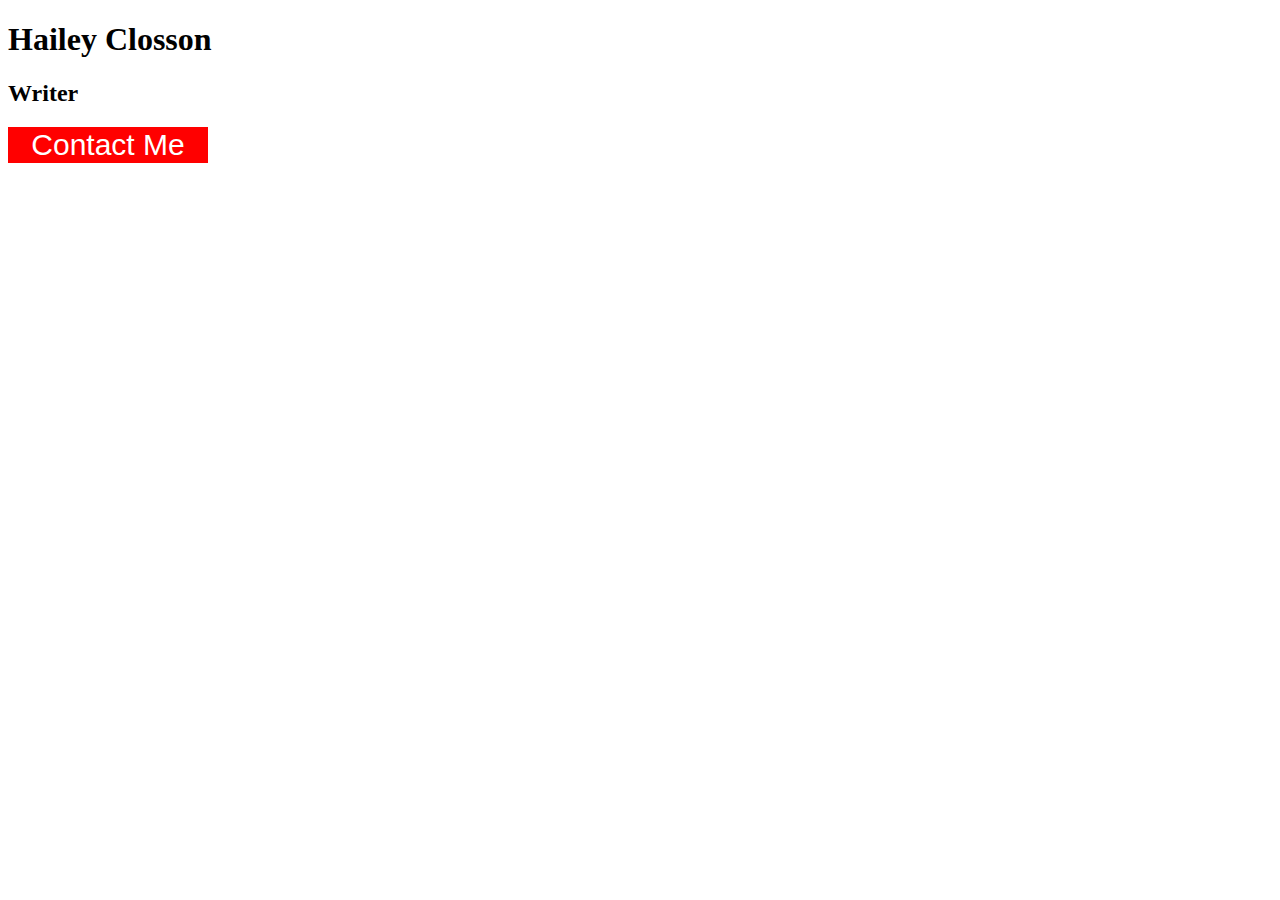
<file: button assignment/index.html>
<!DOCTYPE html>
<html lang="en">
<head>    
    
    <title>Hailey Closson Button</title>
    <link href="style.css" rel="stylesheet">
    
</head>
    
<body>
    <h1>Hailey Closson</h1>
    <h2> Writer </h2>
    <button class="red-button">Contact Me</button>
    
    
</body>
    
</html>
</file>
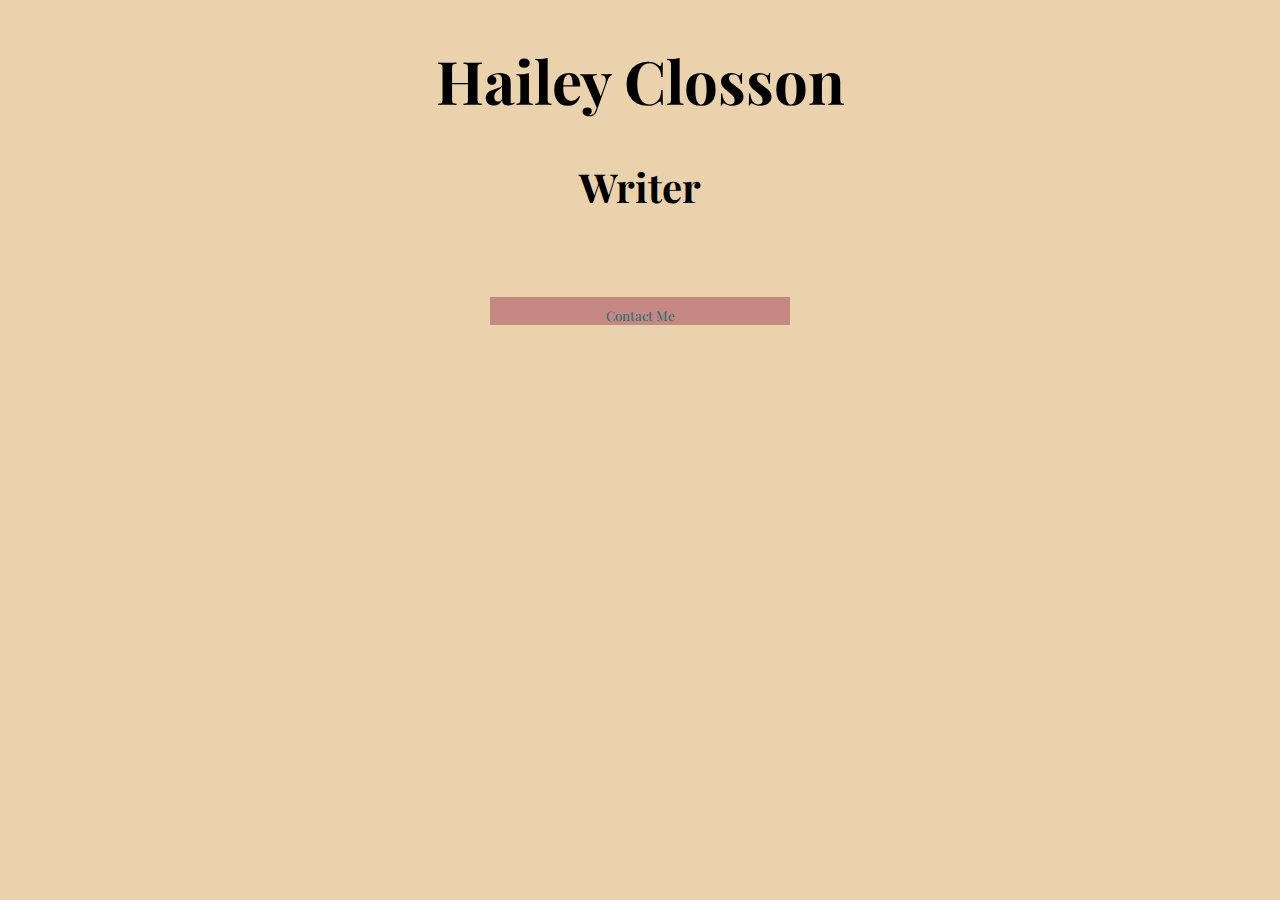
<file: contactbuttonassignment/index.html>
<!DOCTYPE html>
<html lang="en">
<head>
    <link href="style.css" rel="stylesheet">
    <link rel="preconnect" href="https://fonts.googleapis.com">
<link rel="preconnect" href="https://fonts.gstatic.com" crossorigin>
<link href="https://fonts.googleapis.com/css2?family=Playfair+Display:wght@600&family=Young+Serif&display=swap" rel="stylesheet">
    <title>Hailey Closson Button</title>
</head>
    
<body>
   <h1>Hailey Closson</h1>
   <h2>Writer</h2>    
    <button>Contact Me</button>
</body>
    
</html>
</file>
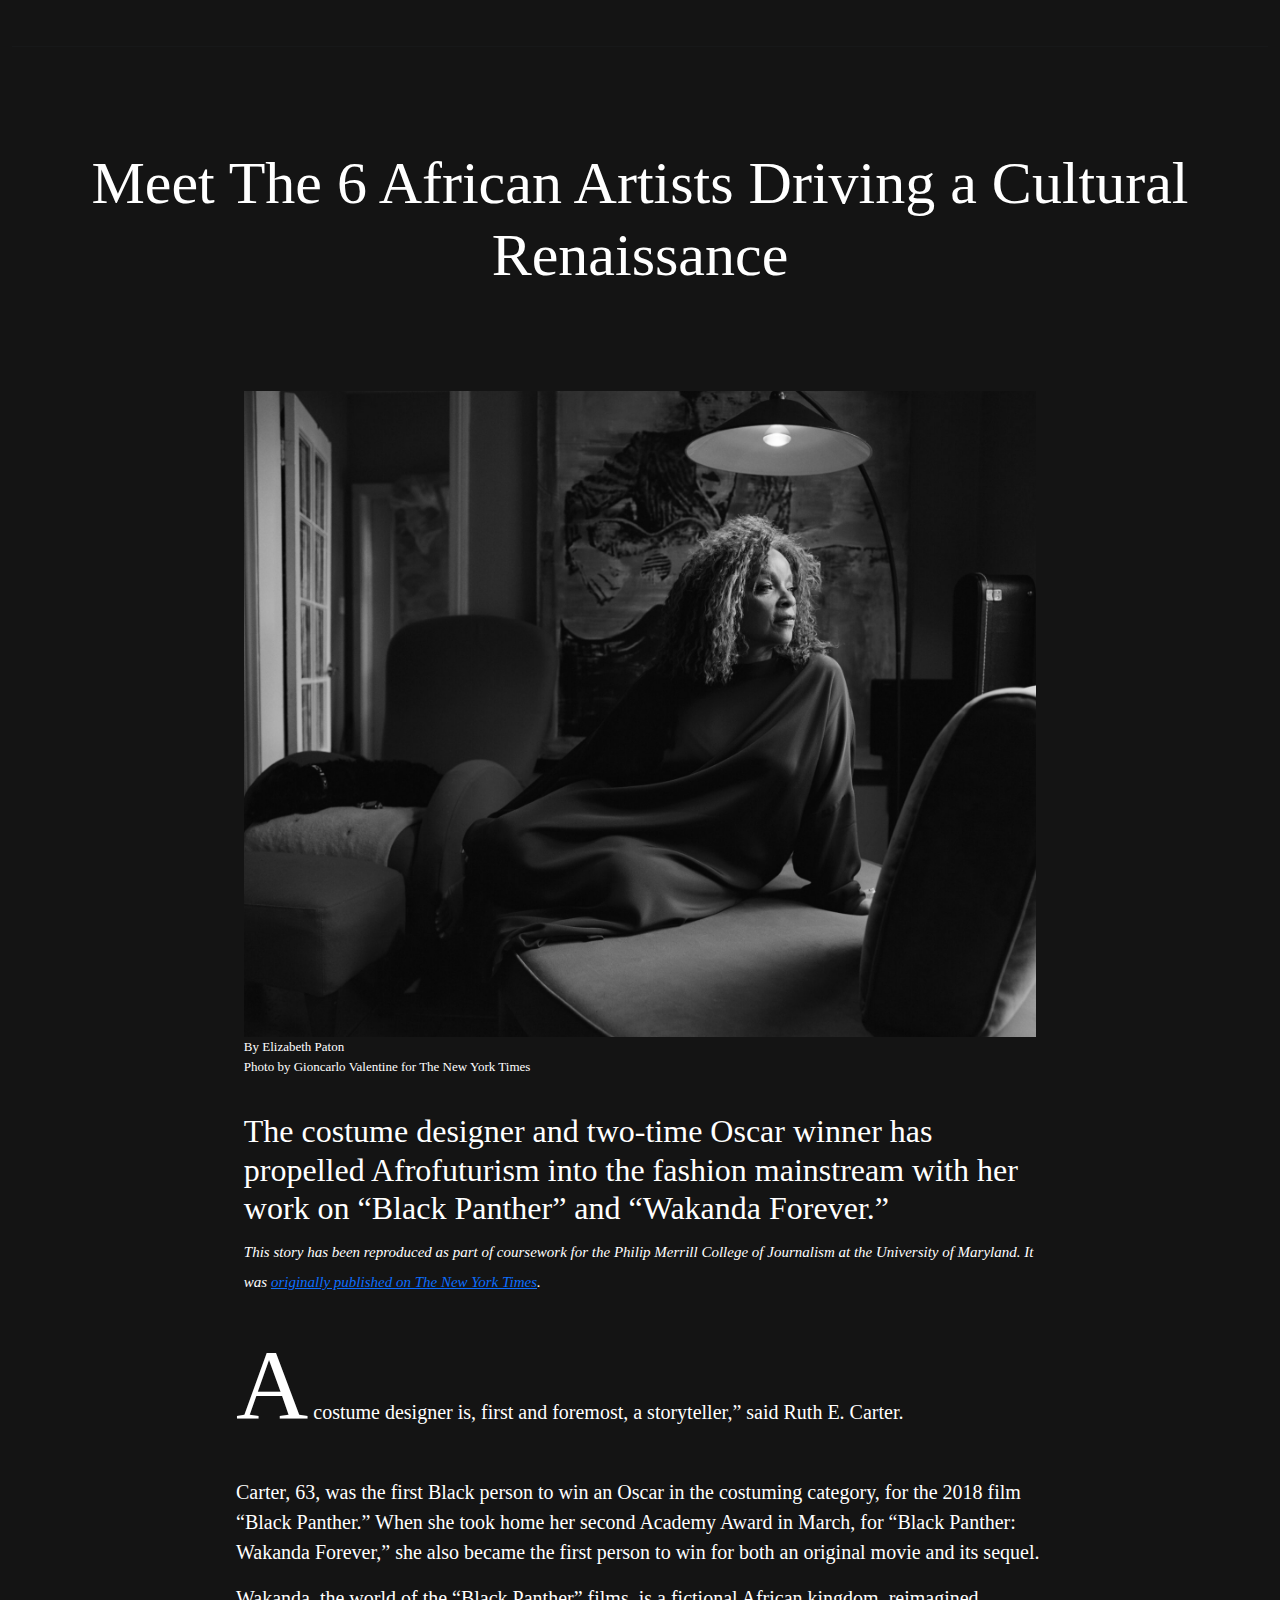
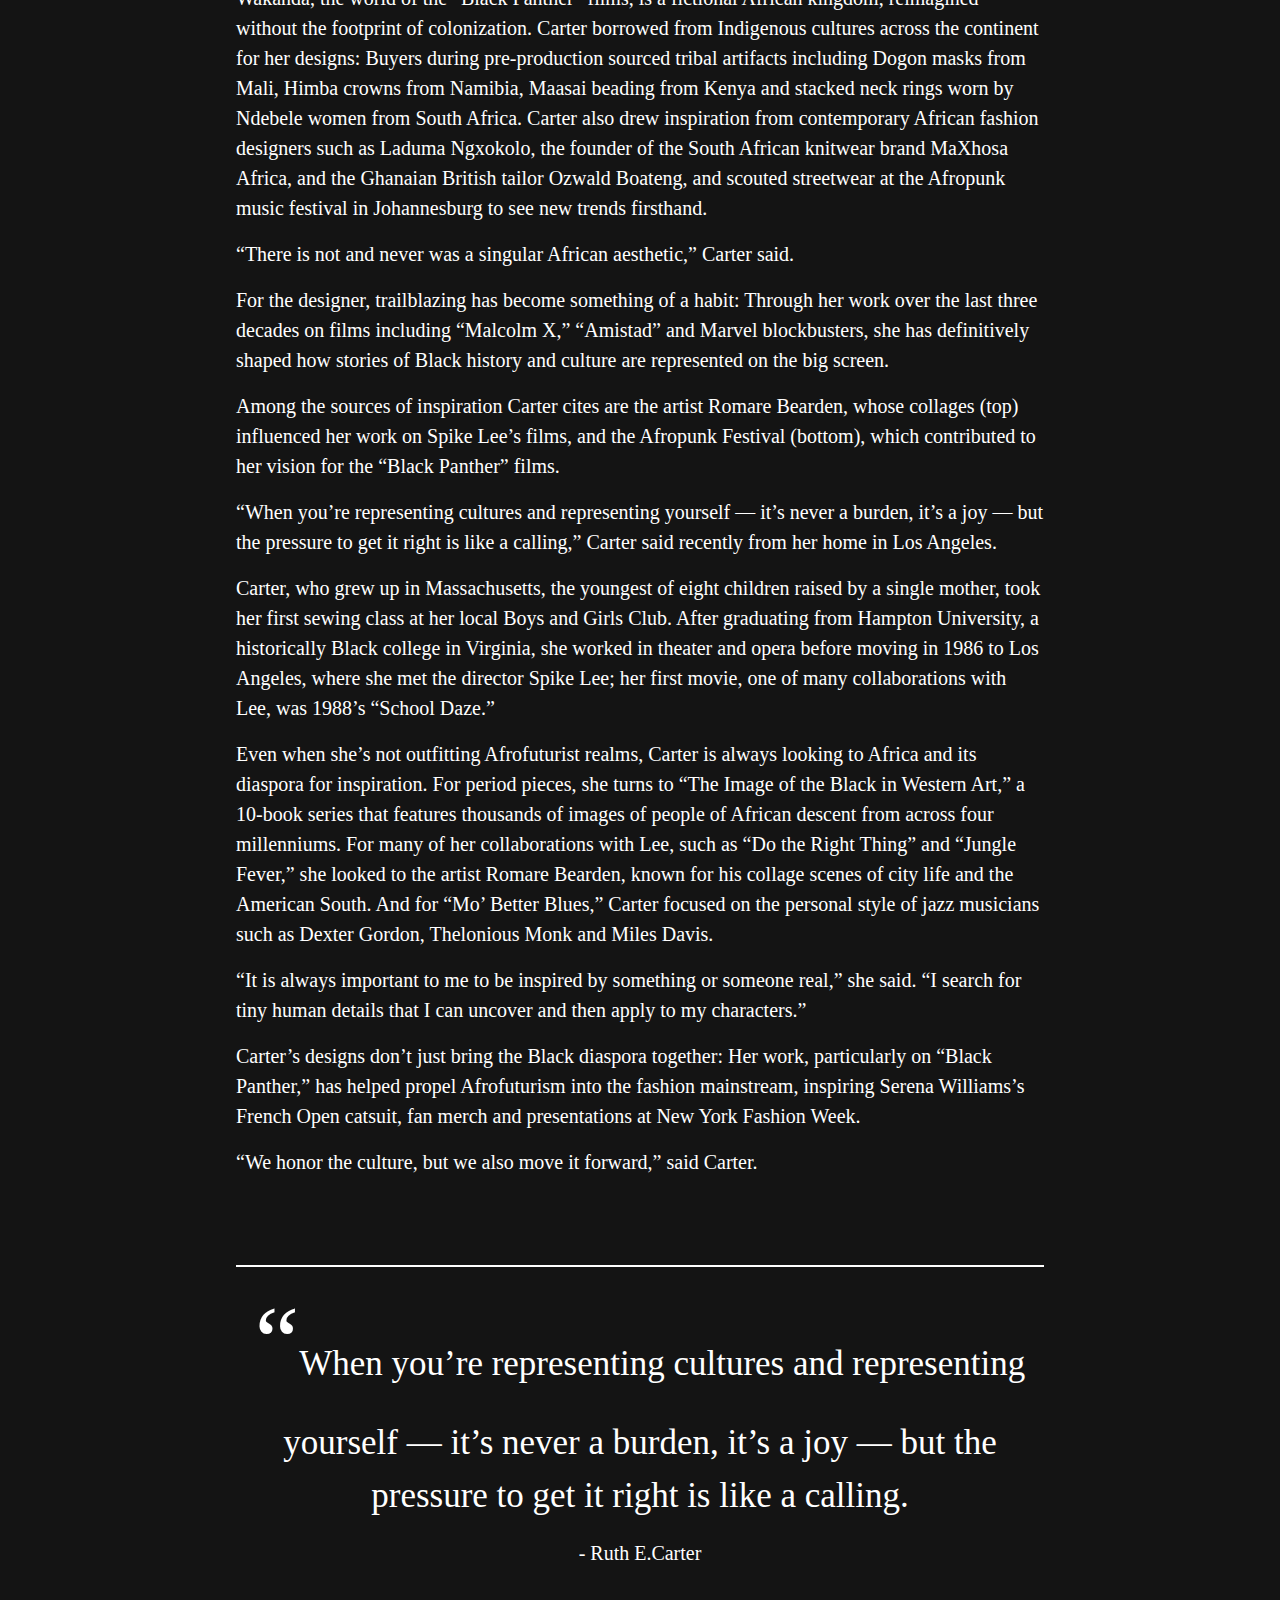
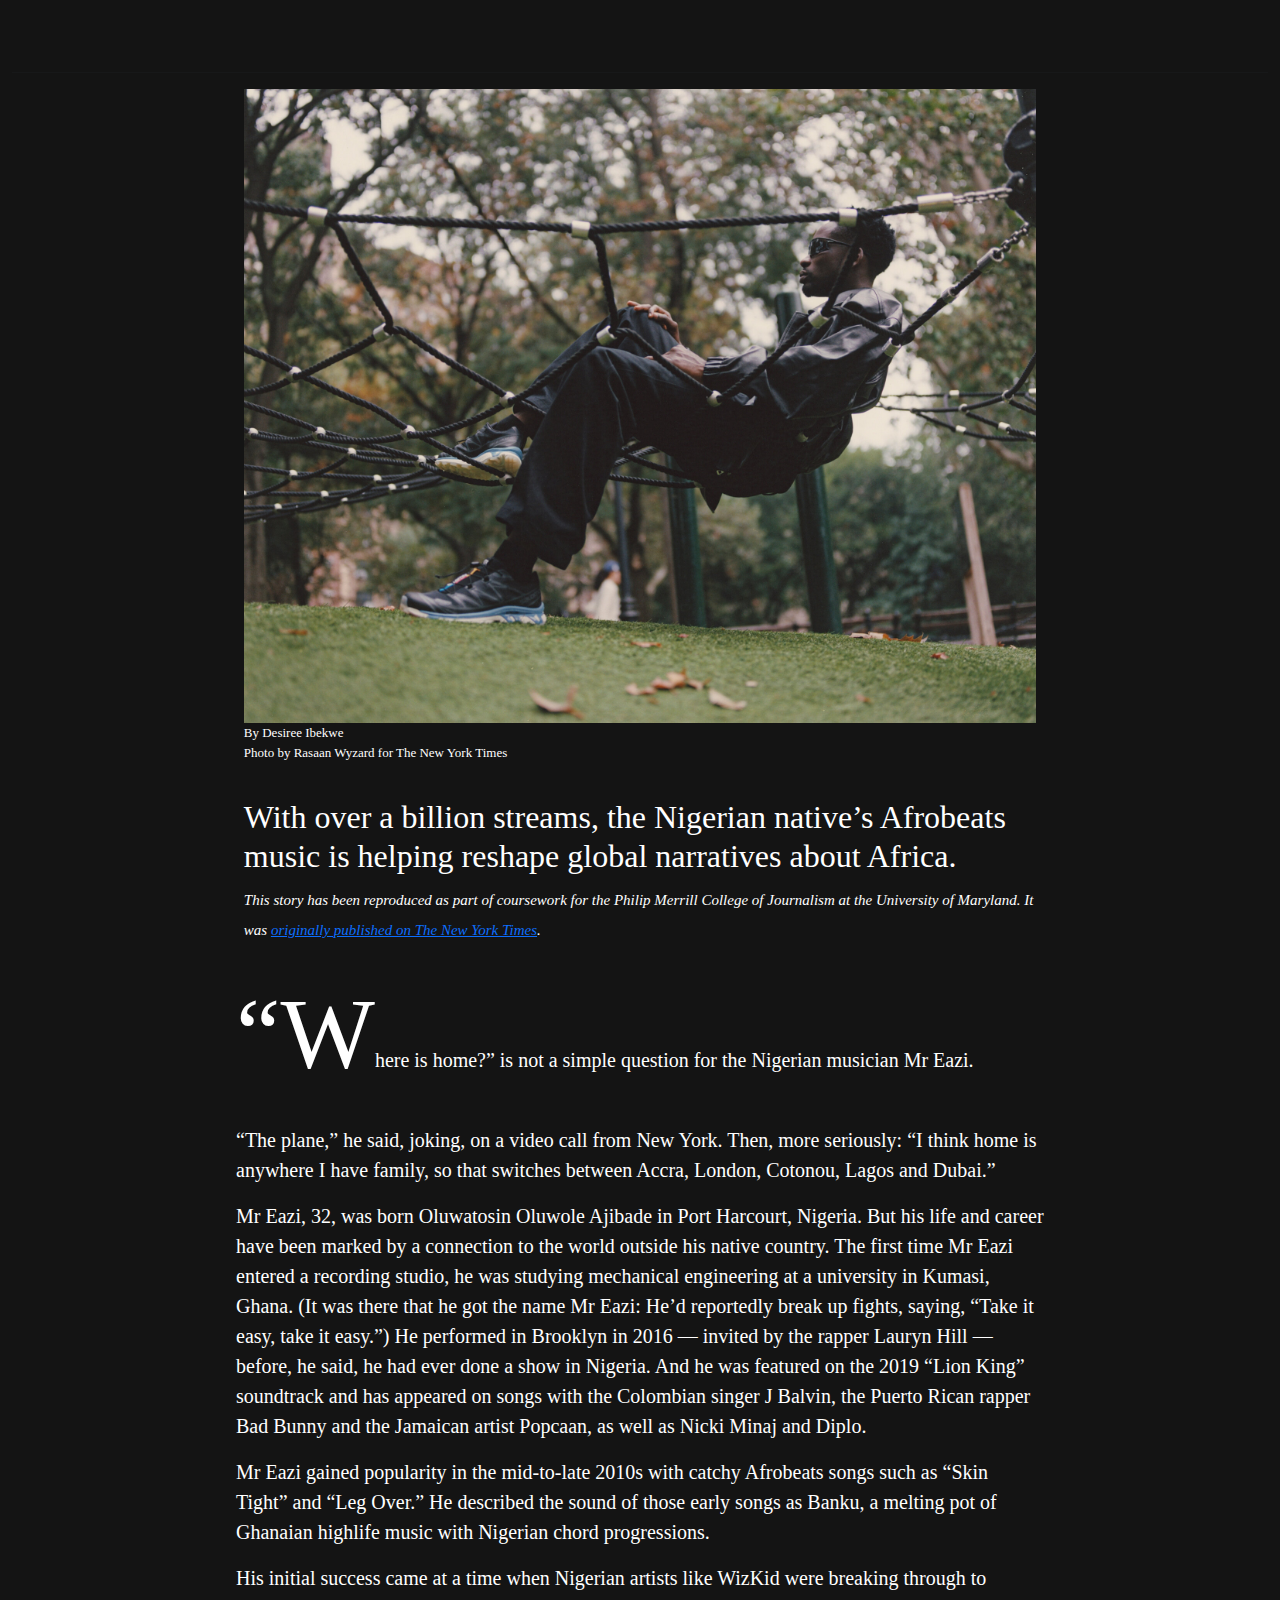
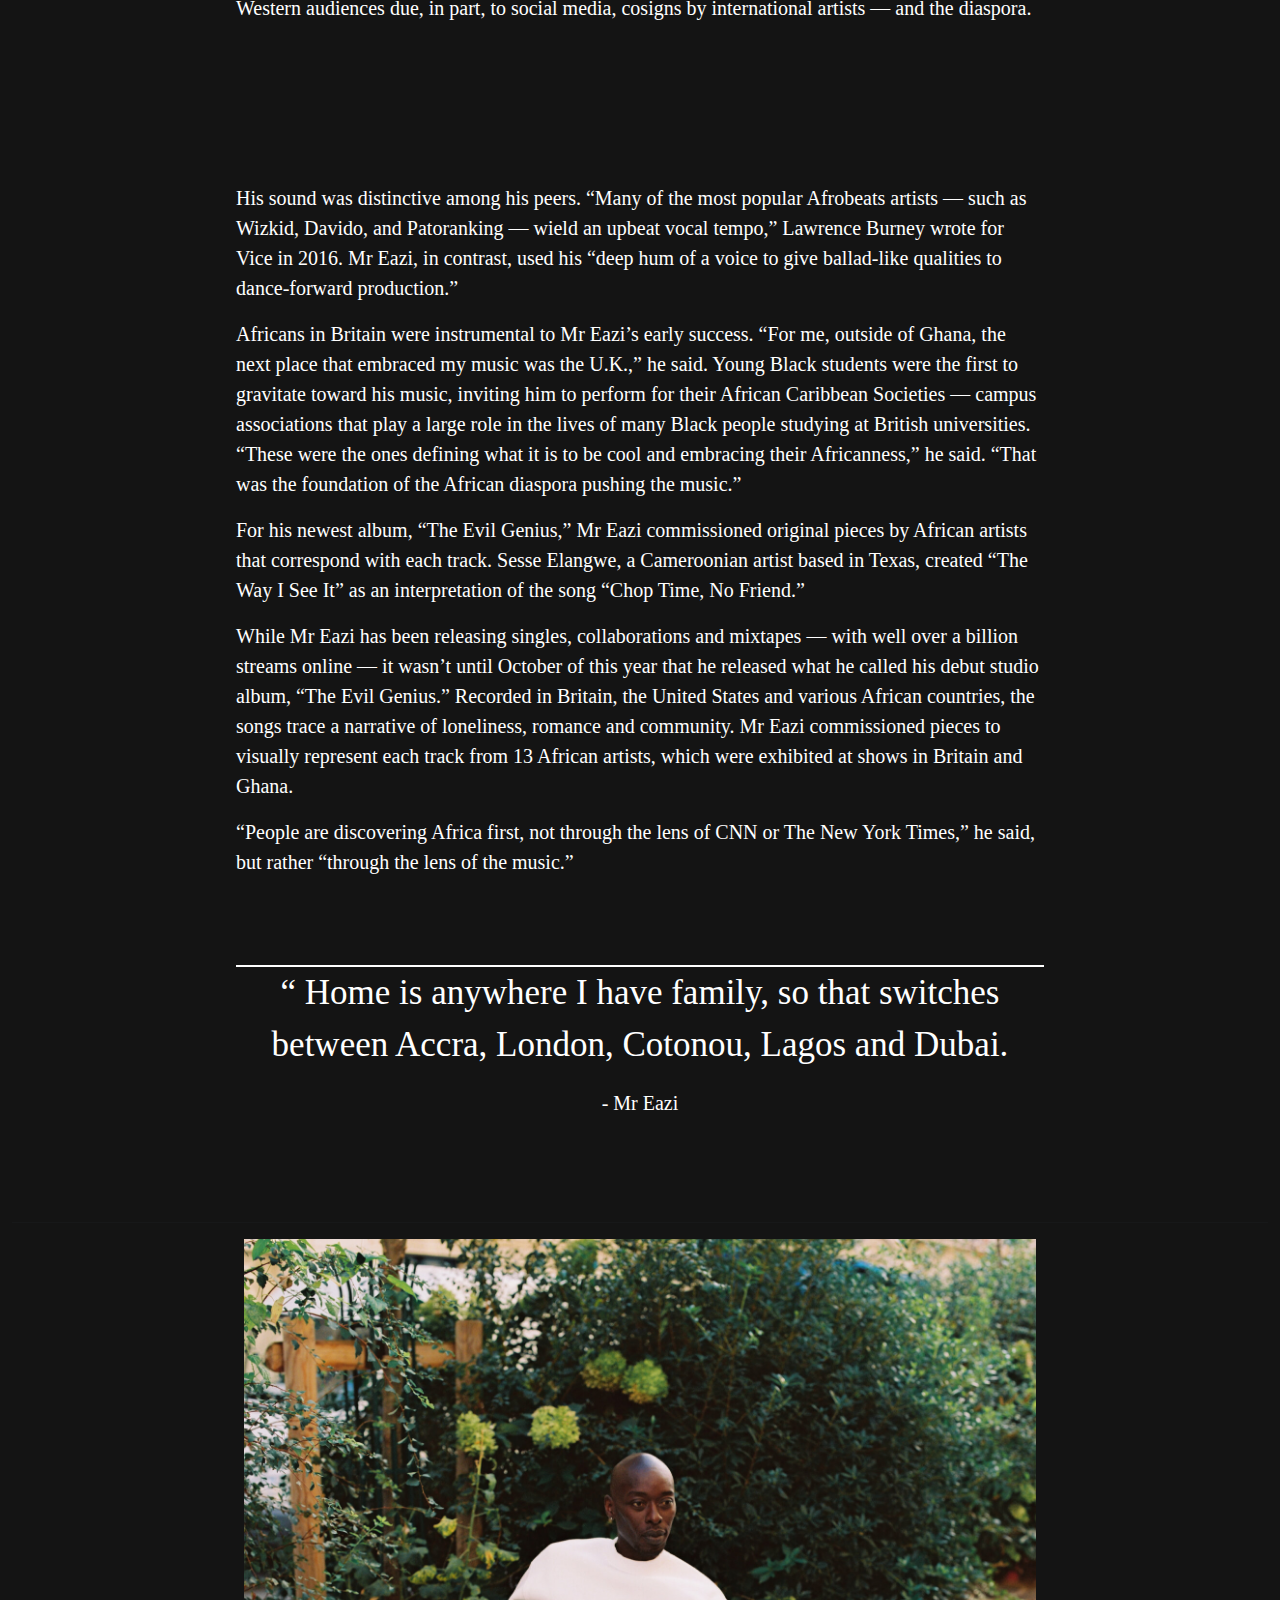
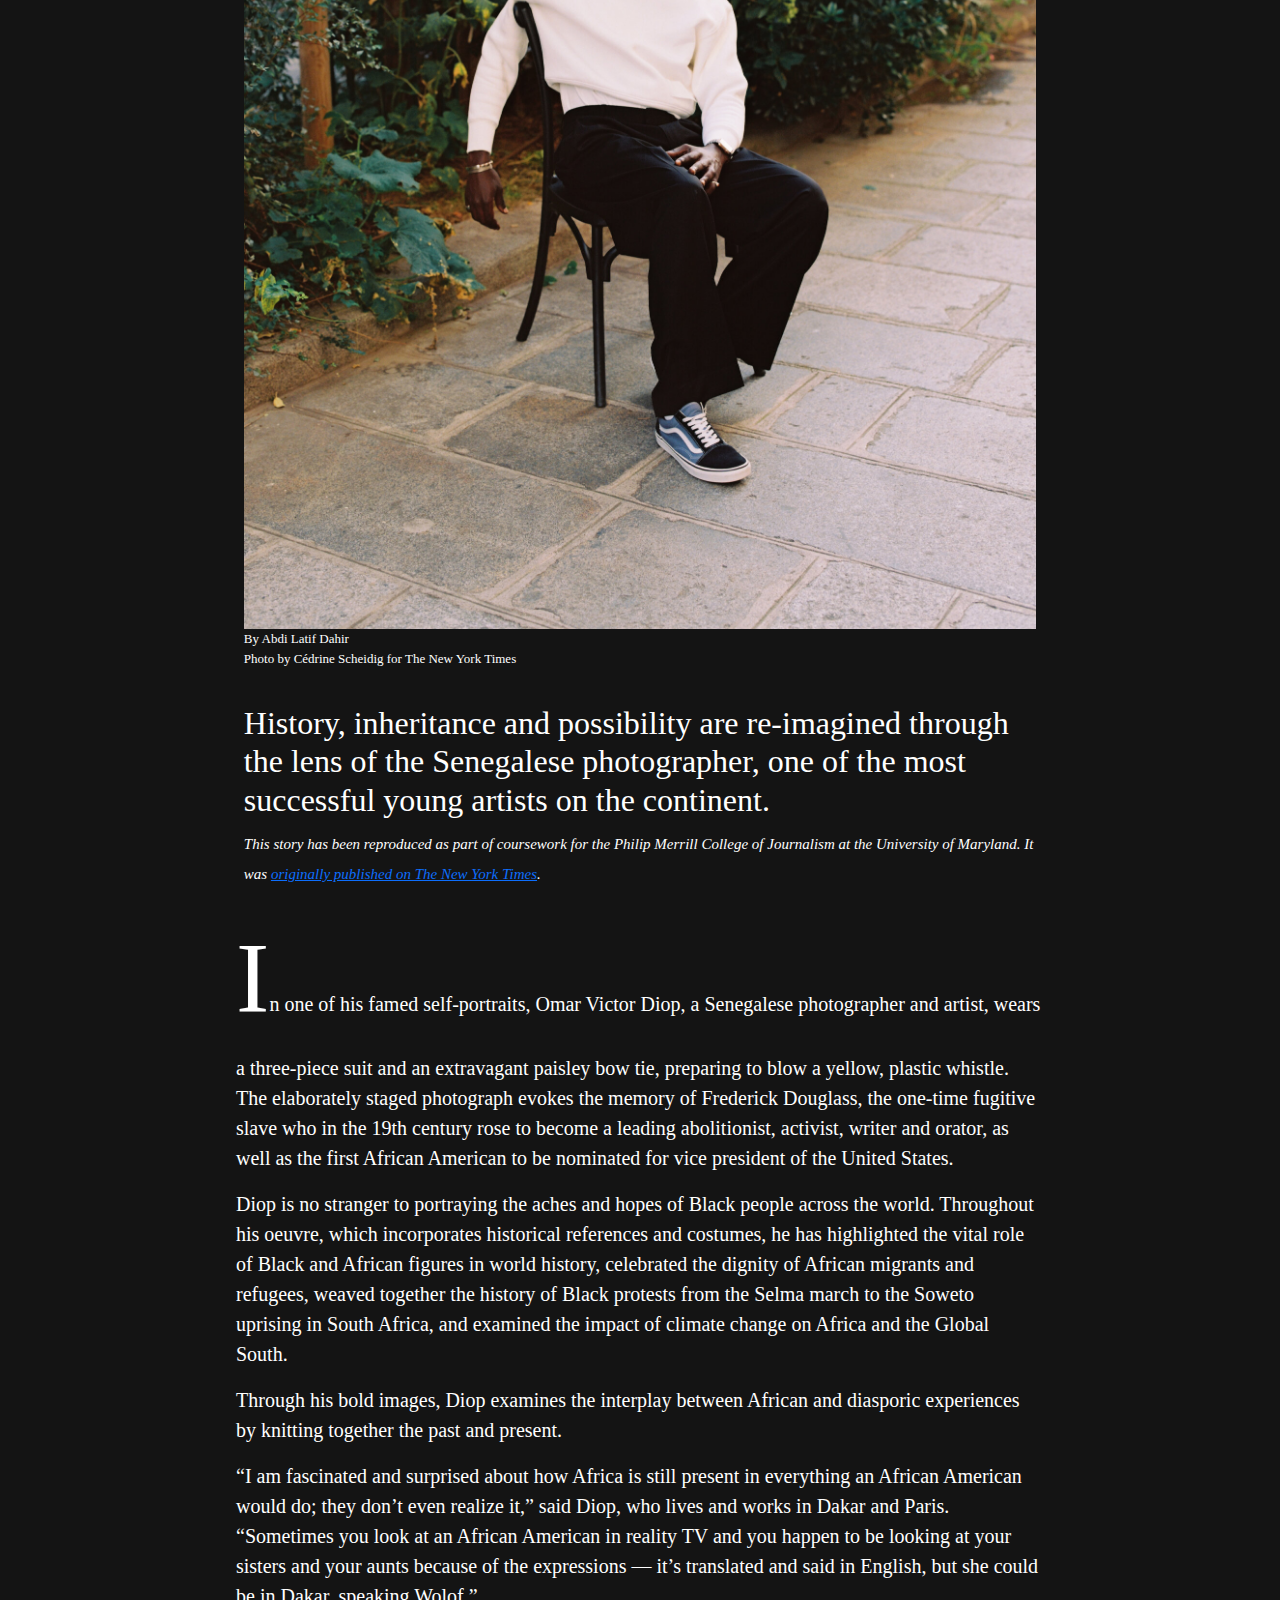
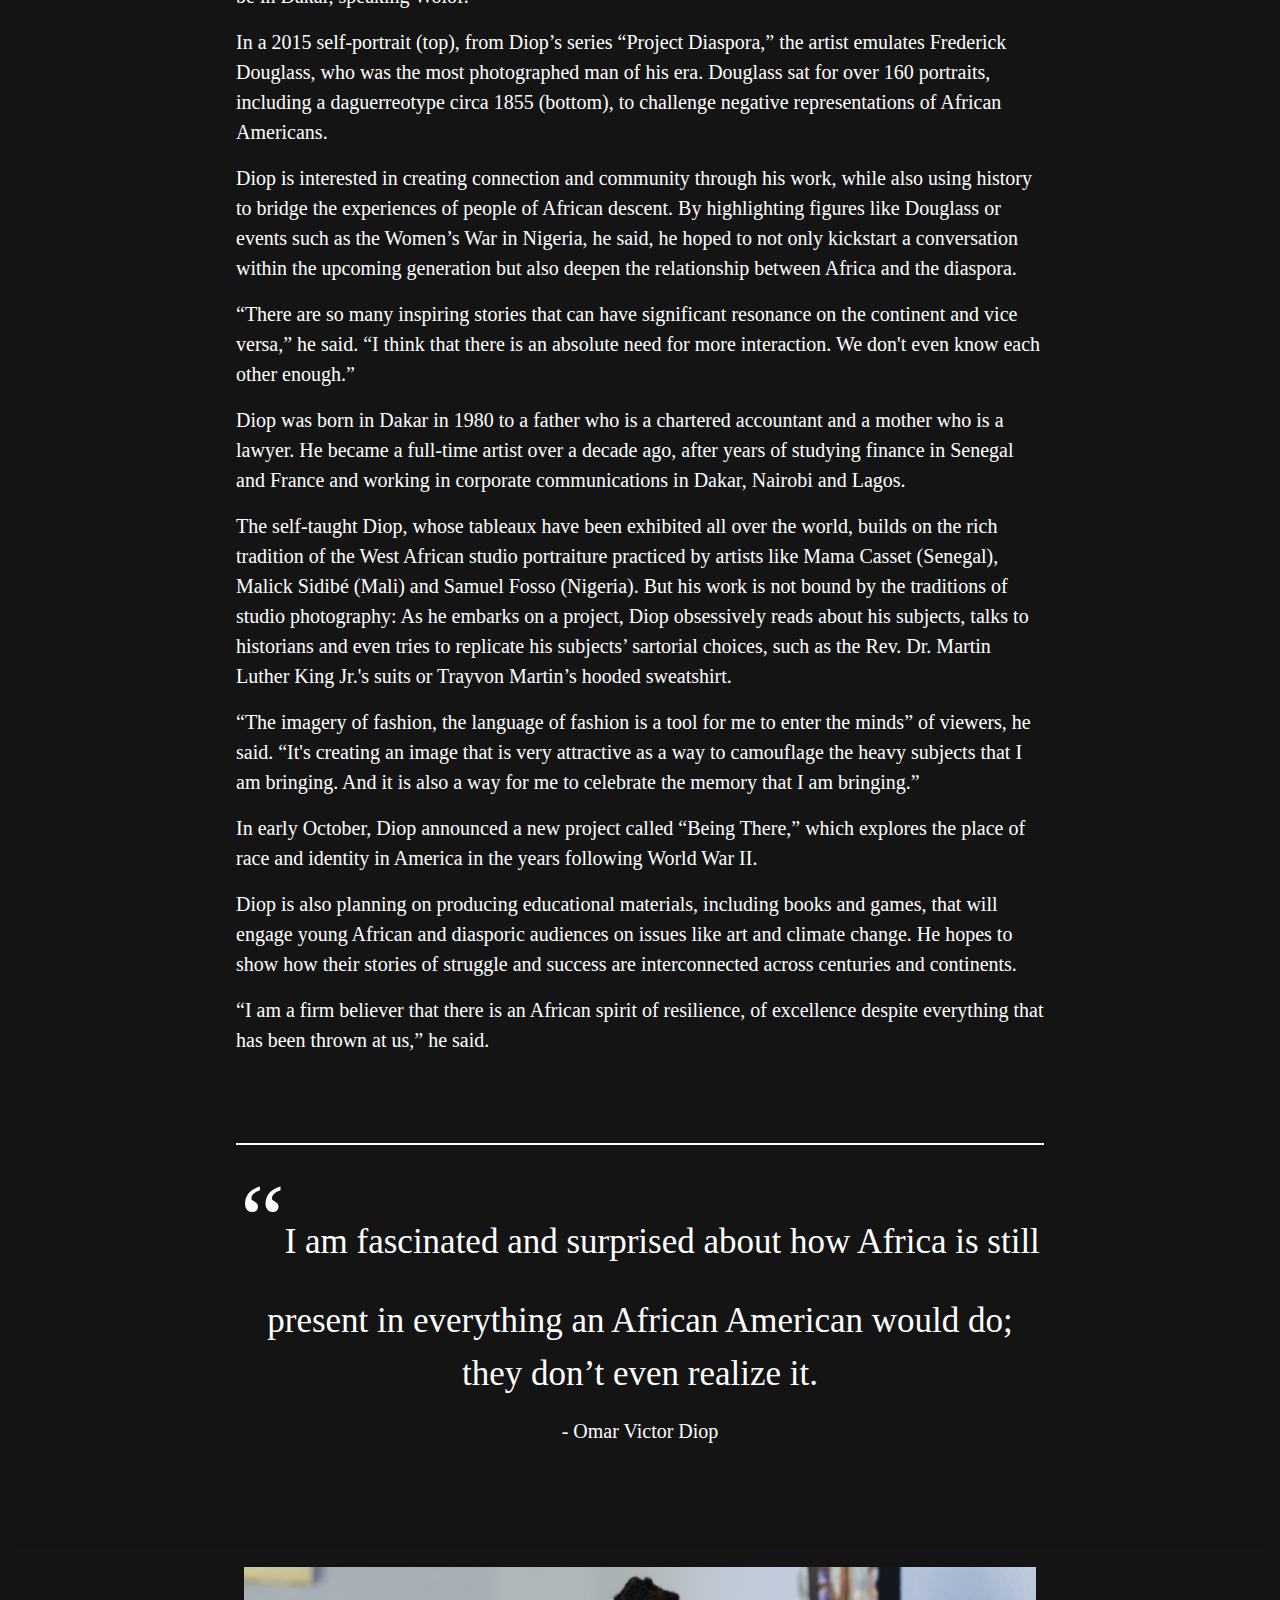
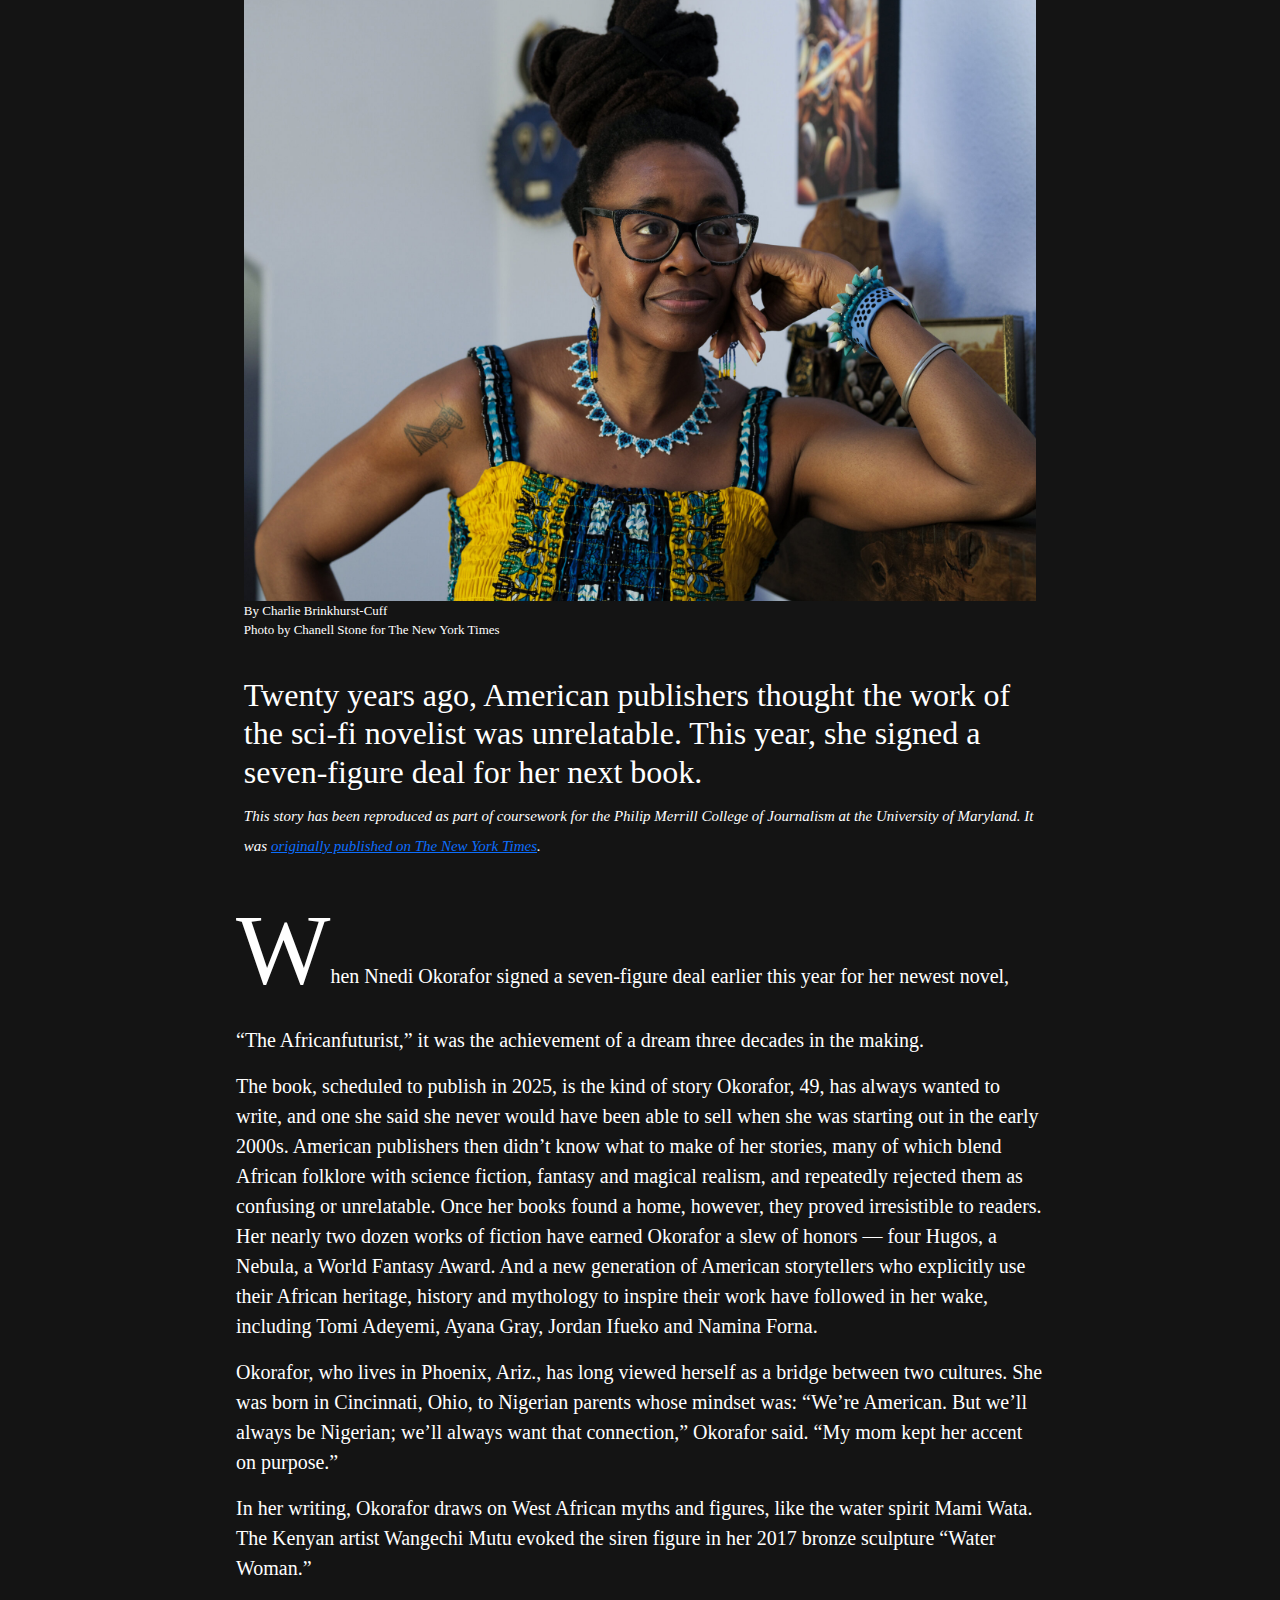
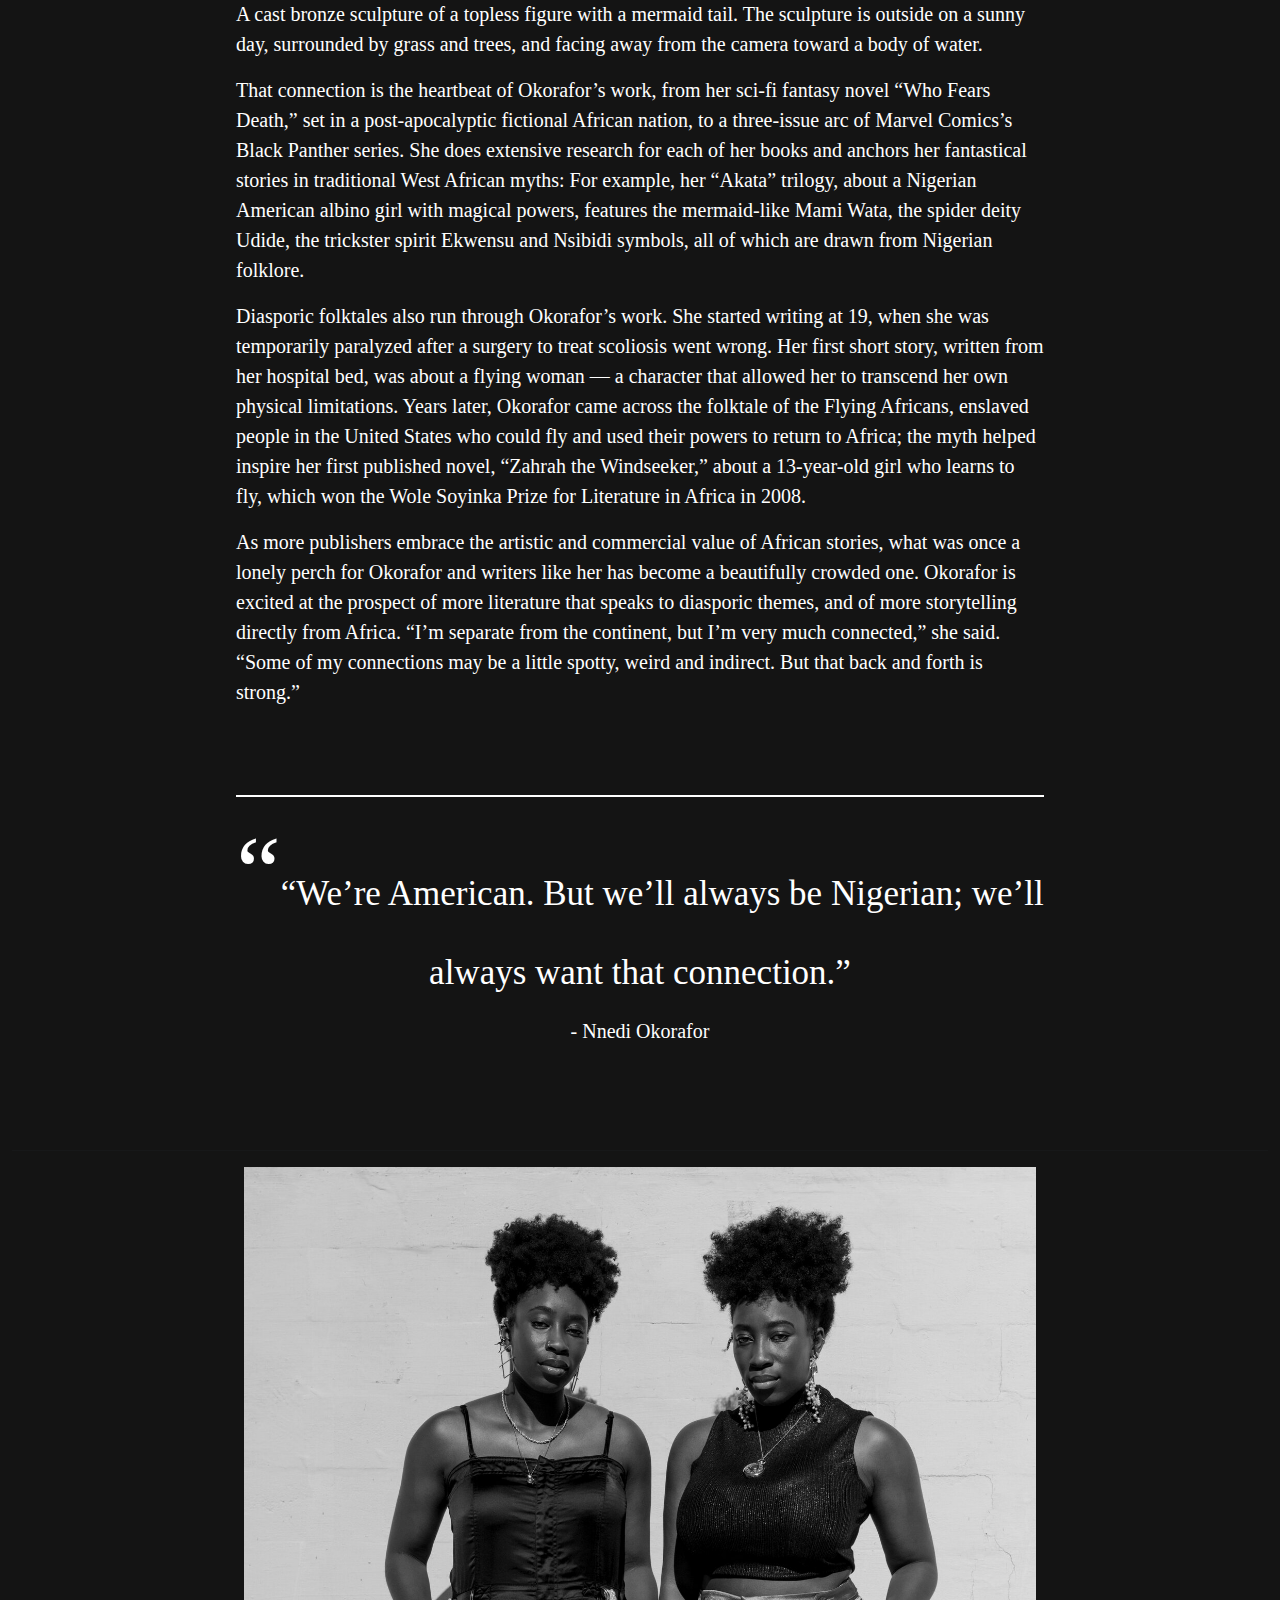
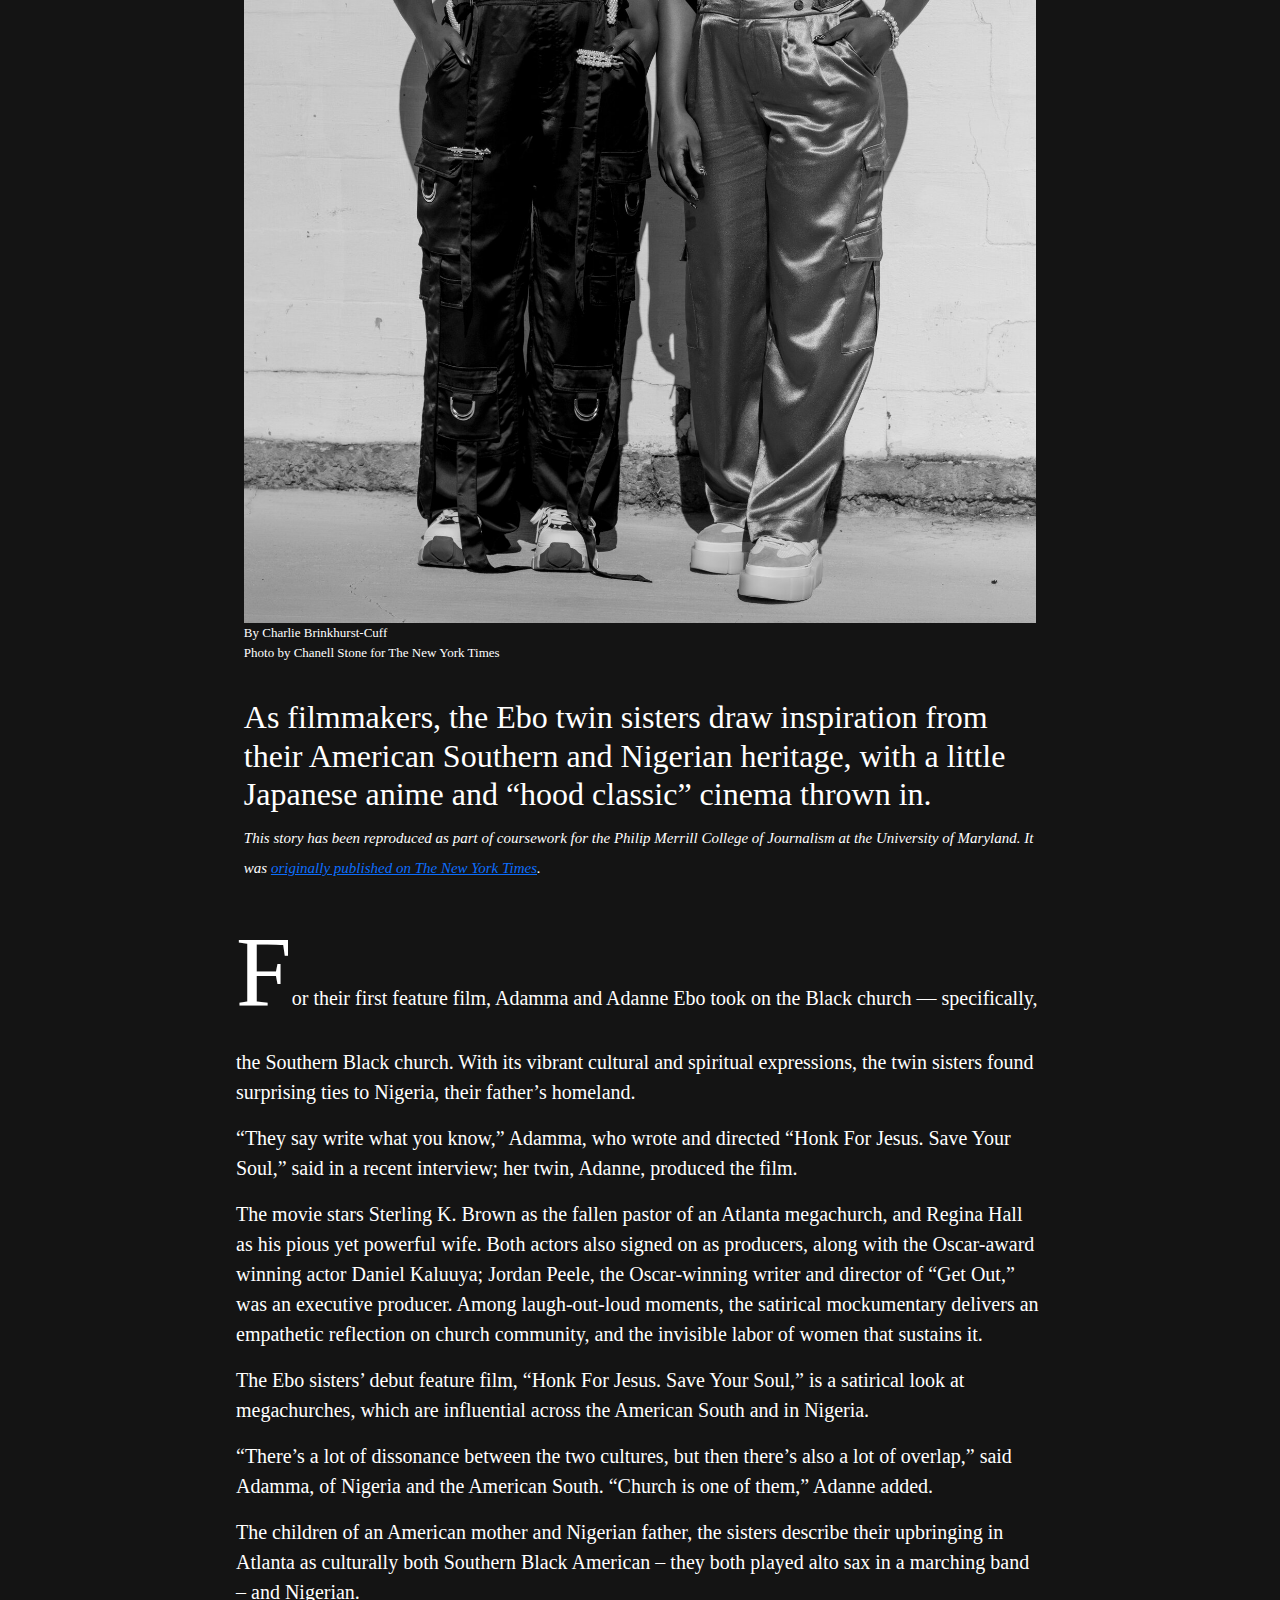
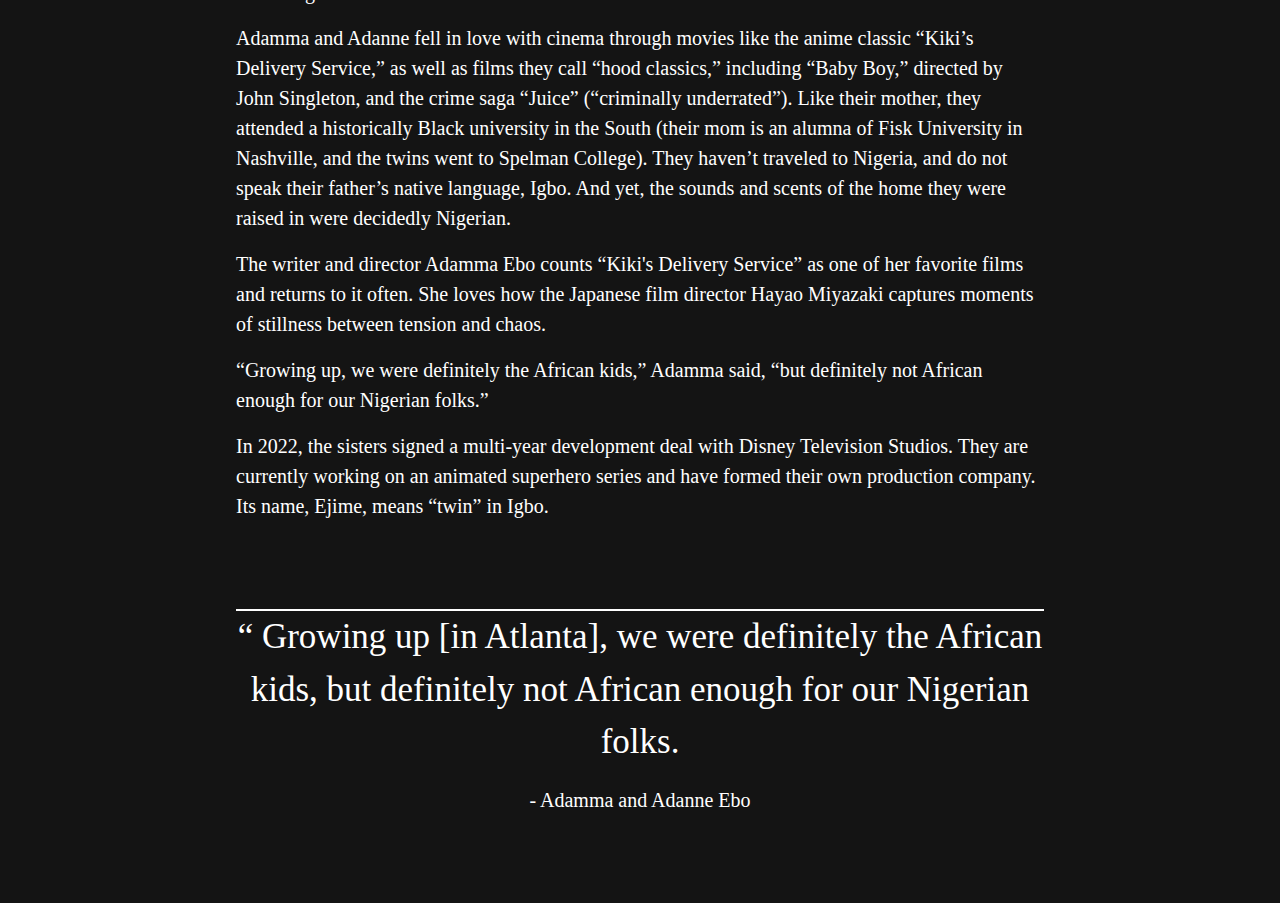
<file: final-project/index.html>
<!DOCTYPE html>
<html lang="en">
<head>
	<meta charset="utf-8">
	<meta content="width=device-width, initial-scale=1, shrink-to-fit=no" name="viewport"><!-- Bootstrap CSS and JavaScript -->
	<link href="https://cdn.jsdelivr.net/npm/bootstrap@5.0.1/dist/css/bootstrap.min.css" rel="stylesheet">
	<script src="https://cdn.jsdelivr.net/npm/bootstrap@5.0.1/dist/js/bootstrap.bundle.min.js">
	</script>
	<link href="https://cdn.jsdelivr.net/npm/bootstrap-icons@1.5.0/font/bootstrap-icons.css" rel="stylesheet">
	<link href="https://fonts.googleapis.com" rel="preconnect">
	<link href="https://fonts.gstatic.com" rel="preconnect">
	<link href="https://fonts.googleapis.com/css2?family=Cardo:ital@0;1&family=Didact+Gothic&display=swap" rel="stylesheet">
	<link href="style.css" rel="stylesheet">
	<title></title>
</head>
<body>
	<div class="container-fluid">
		<div class="row" id="topper">
			<div class="col">
				<div class="flourish-embed" data-src="story/2123451">
					<script src="https://public.flourish.studio/resources/embed.js">
					</script>
				</div>
				<hr>
				<h1>Meet The 6 African Artists Driving a Cultural Renaissance</h1>
			</div>
		</div>
		<div class="row">
			<div class="col"></div>
		</div>
		<div class="row content">
			<div class="col">
				<img alt="Ruth E. Carter" id="Ruth Carter" src="ruth%20carter%20nyt.jpg">
				<p class="byline">By Elizabeth Paton<span class="date"><br>Photo by Gioncarlo Valentine for The New York Times</span></p>
				<h2>The costume designer and two-time Oscar winner has propelled Afrofuturism into the fashion mainstream with her work on “Black Panther” and “Wakanda Forever.”</h2>
				<p><i>This story has been reproduced as part of coursework for the Philip Merrill College of Journalism at the University of Maryland. It was <a href="https://www.nytimes.com/interactive/2023/11/16/world/africa/african-artists-ruth-carter-mr-eazi.html">originally published on The New York Times</a>.</i></p>
			</div>
		</div>
	</div>
	<div class="row content">
		<div class="col">
			<p>A costume designer is, first and foremost, a storyteller,” said Ruth E. Carter.</p>
			<p>Carter, 63, was the first Black person to win an Oscar in the costuming category, for the 2018 film “Black Panther.” When she took home her second Academy Award in March, for “Black Panther: Wakanda Forever,” she also became the first person to win for both an original movie and its sequel.</p>
			<p>Wakanda, the world of the “Black Panther” films, is a fictional African kingdom, reimagined without the footprint of colonization. Carter borrowed from Indigenous cultures across the continent for her designs: Buyers during pre-production sourced tribal artifacts including Dogon masks from Mali, Himba crowns from Namibia, Maasai beading from Kenya and stacked neck rings worn by Ndebele women from South Africa. Carter also drew inspiration from contemporary African fashion designers such as Laduma Ngxokolo, the founder of the South African knitwear brand MaXhosa Africa, and the Ghanaian British tailor Ozwald Boateng, and scouted streetwear at the Afropunk music festival in Johannesburg to see new trends firsthand.</p>
			<p>“There is not and never was a singular African aesthetic,” Carter said.</p>
			<p>For the designer, trailblazing has become something of a habit: Through her work over the last three decades on films including “Malcolm X,” “Amistad” and Marvel blockbusters, she has definitively shaped how stories of Black history and culture are represented on the big screen.</p>
			<p>Among the sources of inspiration Carter cites are the artist Romare Bearden, whose collages (top) influenced her work on Spike Lee’s films, and the Afropunk Festival (bottom), which contributed to her vision for the “Black Panther” films.</p>
			<p>“When you’re representing cultures and representing yourself — it’s never a burden, it’s a joy — but the pressure to get it right is like a calling,” Carter said recently from her home in Los Angeles.</p>
			<p></p>
			<p>Carter, who grew up in Massachusetts, the youngest of eight children raised by a single mother, took her first sewing class at her local Boys and Girls Club. After graduating from Hampton University, a historically Black college in Virginia, she worked in theater and opera before moving in 1986 to Los Angeles, where she met the director Spike Lee; her first movie, one of many collaborations with Lee, was 1988’s “School Daze.”</p>
			<p></p>
			<p>Even when she’s not outfitting Afrofuturist realms, Carter is always looking to Africa and its diaspora for inspiration. For period pieces, she turns to “The Image of the Black in Western Art,” a 10-book series that features thousands of images of people of African descent from across four millenniums. For many of her collaborations with Lee, such as “Do the Right Thing” and “Jungle Fever,” she looked to the artist Romare Bearden, known for his collage scenes of city life and the American South. And for “Mo’ Better Blues,” Carter focused on the personal style of jazz musicians such as Dexter Gordon, Thelonious Monk and Miles Davis.</p>
			<p></p>
			<p>“It is always important to me to be inspired by something or someone real,” she said. “I search for tiny human details that I can uncover and then apply to my characters.”</p>
			<p>Carter’s designs don’t just bring the Black diaspora together: Her work, particularly on “Black Panther,” has helped propel Afrofuturism into the fashion mainstream, inspiring Serena Williams’s French Open catsuit, fan merch and presentations at New York Fashion Week.</p>
			<p></p>
			<p>“We honor the culture, but we also move it forward,” said Carter.</p>
            <br>
            <br>
            <br>
			<div class="pullquote">
				<p class="quote"><span class="quotemark">&#8220;</span>When you’re representing cultures and representing yourself — it’s never a burden, it’s a joy — but the pressure to get it right is like a calling.</p>
				<p class="attribution">- Ruth E.Carter</p>
			</div>
            <br>
            <br>
            <br>
		</div>
	</div>
	<div class="container-fluid">
		<div class="row" id="topper">
			<div class="col">
				<hr>
			</div>
		</div>
		<div class="row">
			<div class="col"></div>
		</div>
		<div class="row content">
			<div class="col">
				<img alt="Mr Eazi" id="Mr Eazi" src="mr%20eazi%20nyt.jpg">
				<p class="byline">By Desiree Ibekwe<span class="date"><br>Photo by Rasaan Wyzard for The New York Times</span></p>
				<h2>With over a billion streams, the Nigerian native’s Afrobeats music is helping reshape global narratives about Africa.</h2>
				<p><i>This story has been reproduced as part of coursework for the Philip Merrill College of Journalism at the University of Maryland. It was <a href="https://www.nytimes.com/interactive/2023/11/16/world/africa/african-artists-ruth-carter-mr-eazi.html">originally published on The New York Times</a>.</i></p>
			</div>
		</div>
	</div>
	<div class="row content">
		<div class="col">
			<p>“Where is home?” is not a simple question for the Nigerian musician Mr Eazi.</p>
			<p>“The plane,” he said, joking, on a video call from New York. Then, more seriously: “I think home is anywhere I have family, so that switches between Accra, London, Cotonou, Lagos and Dubai.”</p>
			<p>Mr Eazi, 32, was born Oluwatosin Oluwole Ajibade in Port Harcourt, Nigeria. But his life and career have been marked by a connection to the world outside his native country. The first time Mr Eazi entered a recording studio, he was studying mechanical engineering at a university in Kumasi, Ghana. (It was there that he got the name Mr Eazi: He’d reportedly break up fights, saying, “Take it easy, take it easy.”) He performed in Brooklyn in 2016 — invited by the rapper Lauryn Hill — before, he said, he had ever done a show in Nigeria. And he was featured on the 2019 “Lion King” soundtrack and has appeared on songs with the Colombian singer J Balvin, the Puerto Rican rapper Bad Bunny and the Jamaican artist Popcaan, as well as Nicki Minaj and Diplo.</p>
			<p></p>
			<p>Mr Eazi gained popularity in the mid-to-late 2010s with catchy Afrobeats songs such as “Skin Tight” and “Leg Over.” He described the sound of those early songs as Banku, a melting pot of Ghanaian highlife music with Nigerian chord progressions.</p>
			<p></p>
			<p>His initial success came at a time when Nigerian artists like WizKid were breaking through to Western audiences due, in part, to social media, cosigns by international artists — and the diaspora.</p>
			<p></p>
            <br>
            <br>
            <br>
			<div class="flourish-embed flourish-cards" data-src="visualisation/16166279">
                <script src="https://public.flourish.studio/resources/embed.js">
                </script>
            </div>
            <br>
            <br>
            <br>
			<p>His sound was distinctive among his peers. “Many of the most popular Afrobeats artists — such as Wizkid, Davido, and Patoranking — wield an upbeat vocal tempo,” Lawrence Burney wrote for Vice in 2016. Mr Eazi, in contrast, used his “deep hum of a voice to give ballad-like qualities to dance-forward production.”</p>
			<p>Africans in Britain were instrumental to Mr Eazi’s early success. “For me, outside of Ghana, the next place that embraced my music was the U.K.,” he said. Young Black students were the first to gravitate toward his music, inviting him to perform for their African Caribbean Societies — campus associations that play a large role in the lives of many Black people studying at British universities. “These were the ones defining what it is to be cool and embracing their Africanness,” he said. “That was the foundation of the African diaspora pushing the music.”</p>
			<p>For his newest album, “The Evil Genius,” Mr Eazi commissioned original pieces by African artists that correspond with each track. Sesse Elangwe, a Cameroonian artist based in Texas, created “The Way I See It” as an interpretation of the song “Chop Time, No Friend.”</p>
			<p>While Mr Eazi has been releasing singles, collaborations and mixtapes — with well over a billion streams online — it wasn’t until October of this year that he released what he called his debut studio album, “The Evil Genius.” Recorded in Britain, the United States and various African countries, the songs trace a narrative of loneliness, romance and community. Mr Eazi commissioned pieces to visually represent each track from 13 African artists, which were exhibited at shows in Britain and Ghana.</p>
			<p>“People are discovering Africa first, not through the lens of CNN or The New York Times,” he said, but rather “through the lens of the music.”</p>
            <br>
            <br>
            <br>
			<div class="pullquote">
				<p class="quote"><span class="quotemark">&#8220;</span> Home is anywhere I have family, so that switches between Accra, London, Cotonou, Lagos and Dubai.</p>
				<p class="attribution">- Mr Eazi</p>
			</div>
            <br>
            <br>
            <br>
		</div>
	</div>
	<div class="container-fluid">
		<div class="row" id="topper">
			<div class="col">
				<hr>
			</div>
		</div>
		<div class="row">
			<div class="col"></div>
		</div>
		<div class="row content">
			<div class="col">
				<img alt="Omar Victor" id="Omar Victor" src="omar%20victor%20diop%20nyt.jpg">
				<p class="byline">By Abdi Latif Dahir<span class="date"><br>Photo by Cédrine Scheidig for The New York Times</span></p>
				<h2>History, inheritance and possibility are re-imagined through the lens of the Senegalese photographer, one of the most successful young artists on the continent.</h2>
				<p><i>This story has been reproduced as part of coursework for the Philip Merrill College of Journalism at the University of Maryland. It was <a href="https://www.nytimes.com/interactive/2023/11/16/world/africa/african-artists-ruth-carter-mr-eazi.html">originally published on The New York Times</a>.</i></p>
			</div>
		</div>
	</div>
	<div class="row content">
		<div class="col">
			<p>In one of his famed self-portraits, Omar Victor Diop, a Senegalese photographer and artist, wears a three-piece suit and an extravagant paisley bow tie, preparing to blow a yellow, plastic whistle. The elaborately staged photograph evokes the memory of Frederick Douglass, the one-time fugitive slave who in the 19th century rose to become a leading abolitionist, activist, writer and orator, as well as the first African American to be nominated for vice president of the United States.</p>
			<p>Diop is no stranger to portraying the aches and hopes of Black people across the world. Throughout his oeuvre, which incorporates historical references and costumes, he has highlighted the vital role of Black and African figures in world history, celebrated the dignity of African migrants and refugees, weaved together the history of Black protests from the Selma march to the Soweto uprising in South Africa, and examined the impact of climate change on Africa and the Global South.</p>
			<p>Through his bold images, Diop examines the interplay between African and diasporic experiences by knitting together the past and present.</p>
			<p>“I am fascinated and surprised about how Africa is still present in everything an African American would do; they don’t even realize it,” said Diop, who lives and works in Dakar and Paris. “Sometimes you look at an African American in reality TV and you happen to be looking at your sisters and your aunts because of the expressions — it’s translated and said in English, but she could be in Dakar, speaking Wolof.”</p>
			<p>In a 2015 self-portrait (top), from Diop’s series “Project Diaspora,” the artist emulates Frederick Douglass, who was the most photographed man of his era. Douglass sat for over 160 portraits, including a daguerreotype circa 1855 (bottom), to challenge negative representations of African Americans.</p>
			<p>Diop is interested in creating connection and community through his work, while also using history to bridge the experiences of people of African descent. By highlighting figures like Douglass or events such as the Women’s War in Nigeria, he said, he hoped to not only kickstart a conversation within the upcoming generation but also deepen the relationship between Africa and the diaspora.</p>
			<p>“There are so many inspiring stories that can have significant resonance on the continent and vice versa,” he said. “I think that there is an absolute need for more interaction. We don't even know each other enough.”</p>
			<p>Diop was born in Dakar in 1980 to a father who is a chartered accountant and a mother who is a lawyer. He became a full-time artist over a decade ago, after years of studying finance in Senegal and France and working in corporate communications in Dakar, Nairobi and Lagos.</p>
			<p>The self-taught Diop, whose tableaux have been exhibited all over the world, builds on the rich tradition of the West African studio portraiture practiced by artists like Mama Casset (Senegal), Malick Sidibé (Mali) and Samuel Fosso (Nigeria). But his work is not bound by the traditions of studio photography: As he embarks on a project, Diop obsessively reads about his subjects, talks to historians and even tries to replicate his subjects’ sartorial choices, such as the Rev. Dr. Martin Luther King Jr.'s suits or Trayvon Martin’s hooded sweatshirt.</p>
			<p>“The imagery of fashion, the language of fashion is a tool for me to enter the minds” of viewers, he said. “It's creating an image that is very attractive as a way to camouflage the heavy subjects that I am bringing. And it is also a way for me to celebrate the memory that I am bringing.”</p>
			<p>In early October, Diop announced a new project called “Being There,” which explores the place of race and identity in America in the years following World War II.</p>
			<p>Diop is also planning on producing educational materials, including books and games, that will engage young African and diasporic audiences on issues like art and climate change. He hopes to show how their stories of struggle and success are interconnected across centuries and continents.</p>
			<p>“I am a firm believer that there is an African spirit of resilience, of excellence despite everything that has been thrown at us,” he said.</p>
            <br>
            <br>
            <br>
			<div class="pullquote">
				<p class="quote"><span class="quotemark">&#8220;</span>I am fascinated and surprised about how Africa is still present in everything an African American would do; they don’t even realize it.</p>
				<p class="attribution">- Omar Victor Diop</p>
			</div>
            <br>
            <br>
            <br>
		</div>
	</div>
	<div class="container-fluid">
		<div class="row" id="topper">
			<div class="col">
				<hr>
			</div>
		</div>
		<div class="row">
			<div class="col"></div>
		</div>
		<div class="row content">
			<div class="col">
				<img alt="Nnedi Okorafor" id="Nnedi Okorafor" src="Nnedi%20Okorafor%20nyt.jpg">
				<p class="byline">By Charlie Brinkhurst-Cuff<span class="date"><br>Photo by Chanell Stone for The New York Times</span></p>
				<h2>Twenty years ago, American publishers thought the work of the sci-fi novelist was unrelatable. This year, she signed a seven-figure deal for her next book.</h2>
				<p><i>This story has been reproduced as part of coursework for the Philip Merrill College of Journalism at the University of Maryland. It was <a href="https://www.nytimes.com/interactive/2023/11/16/world/africa/african-artists-ruth-carter-mr-eazi.html">originally published on The New York Times</a>.</i></p>
			</div>
		</div>
	</div>
	<div class="row content">
		<div class="col">
			<p>When Nnedi Okorafor signed a seven-figure deal earlier this year for her newest novel, “The Africanfuturist,” it was the achievement of a dream three decades in the making.</p>
			<p>The book, scheduled to publish in 2025, is the kind of story Okorafor, 49, has always wanted to write, and one she said she never would have been able to sell when she was starting out in the early 2000s. American publishers then didn’t know what to make of her stories, many of which blend African folklore with science fiction, fantasy and magical realism, and repeatedly rejected them as confusing or unrelatable. Once her books found a home, however, they proved irresistible to readers. Her nearly two dozen works of fiction have earned Okorafor a slew of honors — four Hugos, a Nebula, a World Fantasy Award. And a new generation of American storytellers who explicitly use their African heritage, history and mythology to inspire their work have followed in her wake, including Tomi Adeyemi, Ayana Gray, Jordan Ifueko and Namina Forna.</p>
			<p>Okorafor, who lives in Phoenix, Ariz., has long viewed herself as a bridge between two cultures. She was born in Cincinnati, Ohio, to Nigerian parents whose mindset was: “We’re American. But we’ll always be Nigerian; we’ll always want that connection,” Okorafor said. “My mom kept her accent on purpose.”</p>
			<p>In her writing, Okorafor draws on West African myths and figures, like the water spirit Mami Wata. The Kenyan artist Wangechi Mutu evoked the siren figure in her 2017 bronze sculpture “Water Woman.”</p>
			<p>A cast bronze sculpture of a topless figure with a mermaid tail. The sculpture is outside on a sunny day, surrounded by grass and trees, and facing away from the camera toward a body of water.</p>
			<p>That connection is the heartbeat of Okorafor’s work, from her sci-fi fantasy novel “Who Fears Death,” set in a post-apocalyptic fictional African nation, to a three-issue arc of Marvel Comics’s Black Panther series. She does extensive research for each of her books and anchors her fantastical stories in traditional West African myths: For example, her “Akata” trilogy, about a Nigerian American albino girl with magical powers, features the mermaid-like Mami Wata, the spider deity Udide, the trickster spirit Ekwensu and Nsibidi symbols, all of which are drawn from Nigerian folklore.</p>
			<p>Diasporic folktales also run through Okorafor’s work. She started writing at 19, when she was temporarily paralyzed after a surgery to treat scoliosis went wrong. Her first short story, written from her hospital bed, was about a flying woman — a character that allowed her to transcend her own physical limitations. Years later, Okorafor came across the folktale of the Flying Africans, enslaved people in the United States who could fly and used their powers to return to Africa; the myth helped inspire her first published novel, “Zahrah the Windseeker,” about a 13-year-old girl who learns to fly, which won the Wole Soyinka Prize for Literature in Africa in 2008.</p>
			<p></p>
			<p>As more publishers embrace the artistic and commercial value of African stories, what was once a lonely perch for Okorafor and writers like her has become a beautifully crowded one. Okorafor is excited at the prospect of more literature that speaks to diasporic themes, and of more storytelling directly from Africa. “I’m separate from the continent, but I’m very much connected,” she said. “Some of my connections may be a little spotty, weird and indirect. But that back and forth is strong.”</p>
            <br>
            <br>
            <br>
			<div class="pullquote">
				<p class="quote"><span class="quotemark">&#8220;</span>“We’re American. But we’ll always be Nigerian; we’ll always want that connection.”</p>
				<p class="attribution">- Nnedi Okorafor</p>
			</div>
            <br>
            <br>
            <br>
		</div>
	</div>
	<div class="container-fluid">
		<div class="row" id="topper">
			<div class="col">
				<hr>
			</div>
		</div>
		<div class="row">
			<div class="col"></div>
		</div>
		<div class="row content">
			<div class="col">
				<img alt="Adamma and Adanne" id="Adamma" src="Adamma%20and%20Adanne%20Ebo%20nyt.jpg">
				<p class="byline">By Charlie Brinkhurst-Cuff<span class="date"><br>Photo by Chanell Stone for The New York Times</span></p>
				<h2>As filmmakers, the Ebo twin sisters draw inspiration from their American Southern and Nigerian heritage, with a little Japanese anime and “hood classic” cinema thrown in.</h2>
				<p><i>This story has been reproduced as part of coursework for the Philip Merrill College of Journalism at the University of Maryland. It was <a href="https://www.nytimes.com/interactive/2023/11/16/world/africa/african-artists-ruth-carter-mr-eazi.html">originally published on The New York Times</a>.</i></p>
			</div>
		</div>
	</div>
	<div class="row content">
		<div class="col">
			<p>For their first feature film, Adamma and Adanne Ebo took on the Black church — specifically, the Southern Black church. With its vibrant cultural and spiritual expressions, the twin sisters found surprising ties to Nigeria, their father’s homeland.</p>
			<p>“They say write what you know,” Adamma, who wrote and directed “Honk For Jesus. Save Your Soul,” said in a recent interview; her twin, Adanne, produced the film.</p>
			<p>The movie stars Sterling K. Brown as the fallen pastor of an Atlanta megachurch, and Regina Hall as his pious yet powerful wife. Both actors also signed on as producers, along with the Oscar-award winning actor Daniel Kaluuya; Jordan Peele, the Oscar-winning writer and director of “Get Out,” was an executive producer. Among laugh-out-loud moments, the satirical mockumentary delivers an empathetic reflection on church community, and the invisible labor of women that sustains it.</p>
			<p>The Ebo sisters’ debut feature film, “Honk For Jesus. Save Your Soul,” is a satirical look at megachurches, which are influential across the American South and in Nigeria.</p>
			<p>“There’s a lot of dissonance between the two cultures, but then there’s also a lot of overlap,” said Adamma, of Nigeria and the American South. “Church is one of them,” Adanne added.</p>
			<p>The children of an American mother and Nigerian father, the sisters describe their upbringing in Atlanta as culturally both Southern Black American – they both played alto sax in a marching band – and Nigerian.</p>
			<p>Adamma and Adanne fell in love with cinema through movies like the anime classic “Kiki’s Delivery Service,” as well as films they call “hood classics,” including “Baby Boy,” directed by John Singleton, and the crime saga “Juice” (“criminally underrated”). Like their mother, they attended a historically Black university in the South (their mom is an alumna of Fisk University in Nashville, and the twins went to Spelman College). They haven’t traveled to Nigeria, and do not speak their father’s native language, Igbo. And yet, the sounds and scents of the home they were raised in were decidedly Nigerian.</p>
			<p>The writer and director Adamma Ebo counts “Kiki's Delivery Service” as one of her favorite films and returns to it often. She loves how the Japanese film director Hayao Miyazaki captures moments of stillness between tension and chaos.</p>
			<p>“Growing up, we were definitely the African kids,” Adamma said, “but definitely not African enough for our Nigerian folks.”</p>
			<p>In 2022, the sisters signed a multi-year development deal with Disney Television Studios. They are currently working on an animated superhero series and have formed their own production company. Its name, Ejime, means “twin” in Igbo.</p>
            <br>
            <br>
            <br>
			<div class="pullquote">
				<p class="quote"><span class="quotemark">&#8220;</span> Growing up [in Atlanta], we were definitely the African kids, but definitely not African enough for our Nigerian folks.</p>
				<p class="attribution">- Adamma and Adanne Ebo</p>
			</div>
            <br>
            <br>
            <br>
		</div>
	</div>
</body>
</html>
</file>
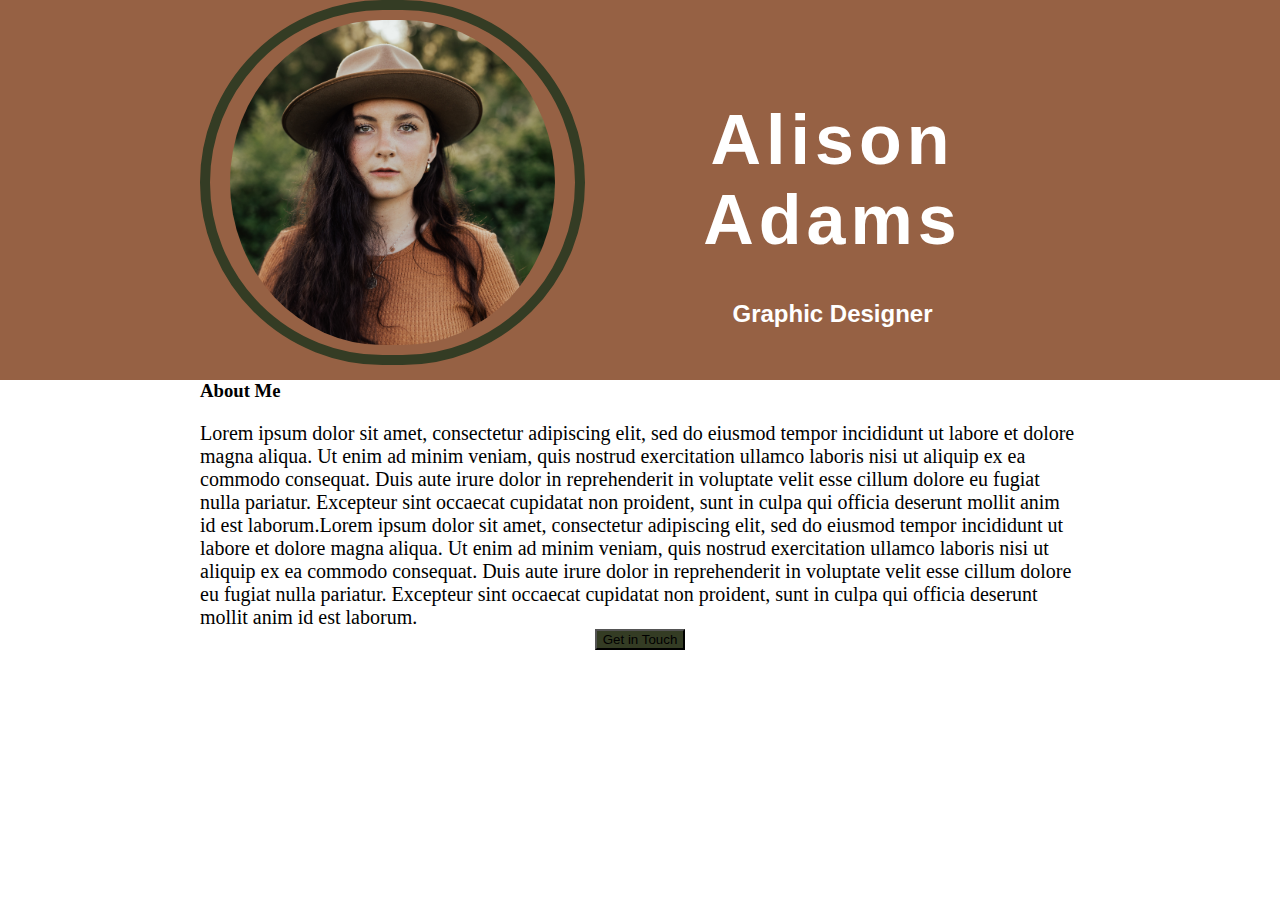
<file: mockup-assignment/index.html>
<!DOCTYPE html>
<html lang="en">
<head>
    <title>Hailey Closson Example Online Portfolio</title>
    <link href="style.css" rel= "stylesheet">
</head>
    
<body>
    <div id="topper">
    <img src="brooke-cagle-V3twiVfbhz0-unsplash-sq.jpg"
         alt="Alison Adams Headshot">
        
        <h1> Alison Adams </h1>
        
        <h2> Graphic Designer </h2>
    
    
    </div>
    
        <h3>About Me</h3>
        <p> Lorem ipsum dolor sit amet, consectetur adipiscing elit, sed do eiusmod tempor incididunt ut labore et dolore magna aliqua. Ut enim ad minim veniam, quis nostrud exercitation ullamco laboris nisi ut aliquip ex ea commodo consequat. Duis aute irure dolor in reprehenderit in voluptate velit esse cillum dolore eu fugiat nulla pariatur. Excepteur sint occaecat cupidatat non proident, sunt in culpa qui officia deserunt mollit anim id est laborum.Lorem ipsum dolor sit amet, consectetur adipiscing elit, sed do eiusmod tempor incididunt ut labore et dolore magna aliqua. Ut enim ad minim veniam, quis nostrud exercitation ullamco laboris nisi ut aliquip ex ea commodo consequat. Duis aute irure dolor in reprehenderit in voluptate velit esse cillum dolore eu fugiat nulla pariatur. Excepteur sint occaecat cupidatat non proident, sunt in culpa qui officia deserunt mollit anim id est laborum. </p>
    
        <div id="button-container">
        <button>Get in Touch</button>
        
    
    </div>
</body>
    
</html>
</file>
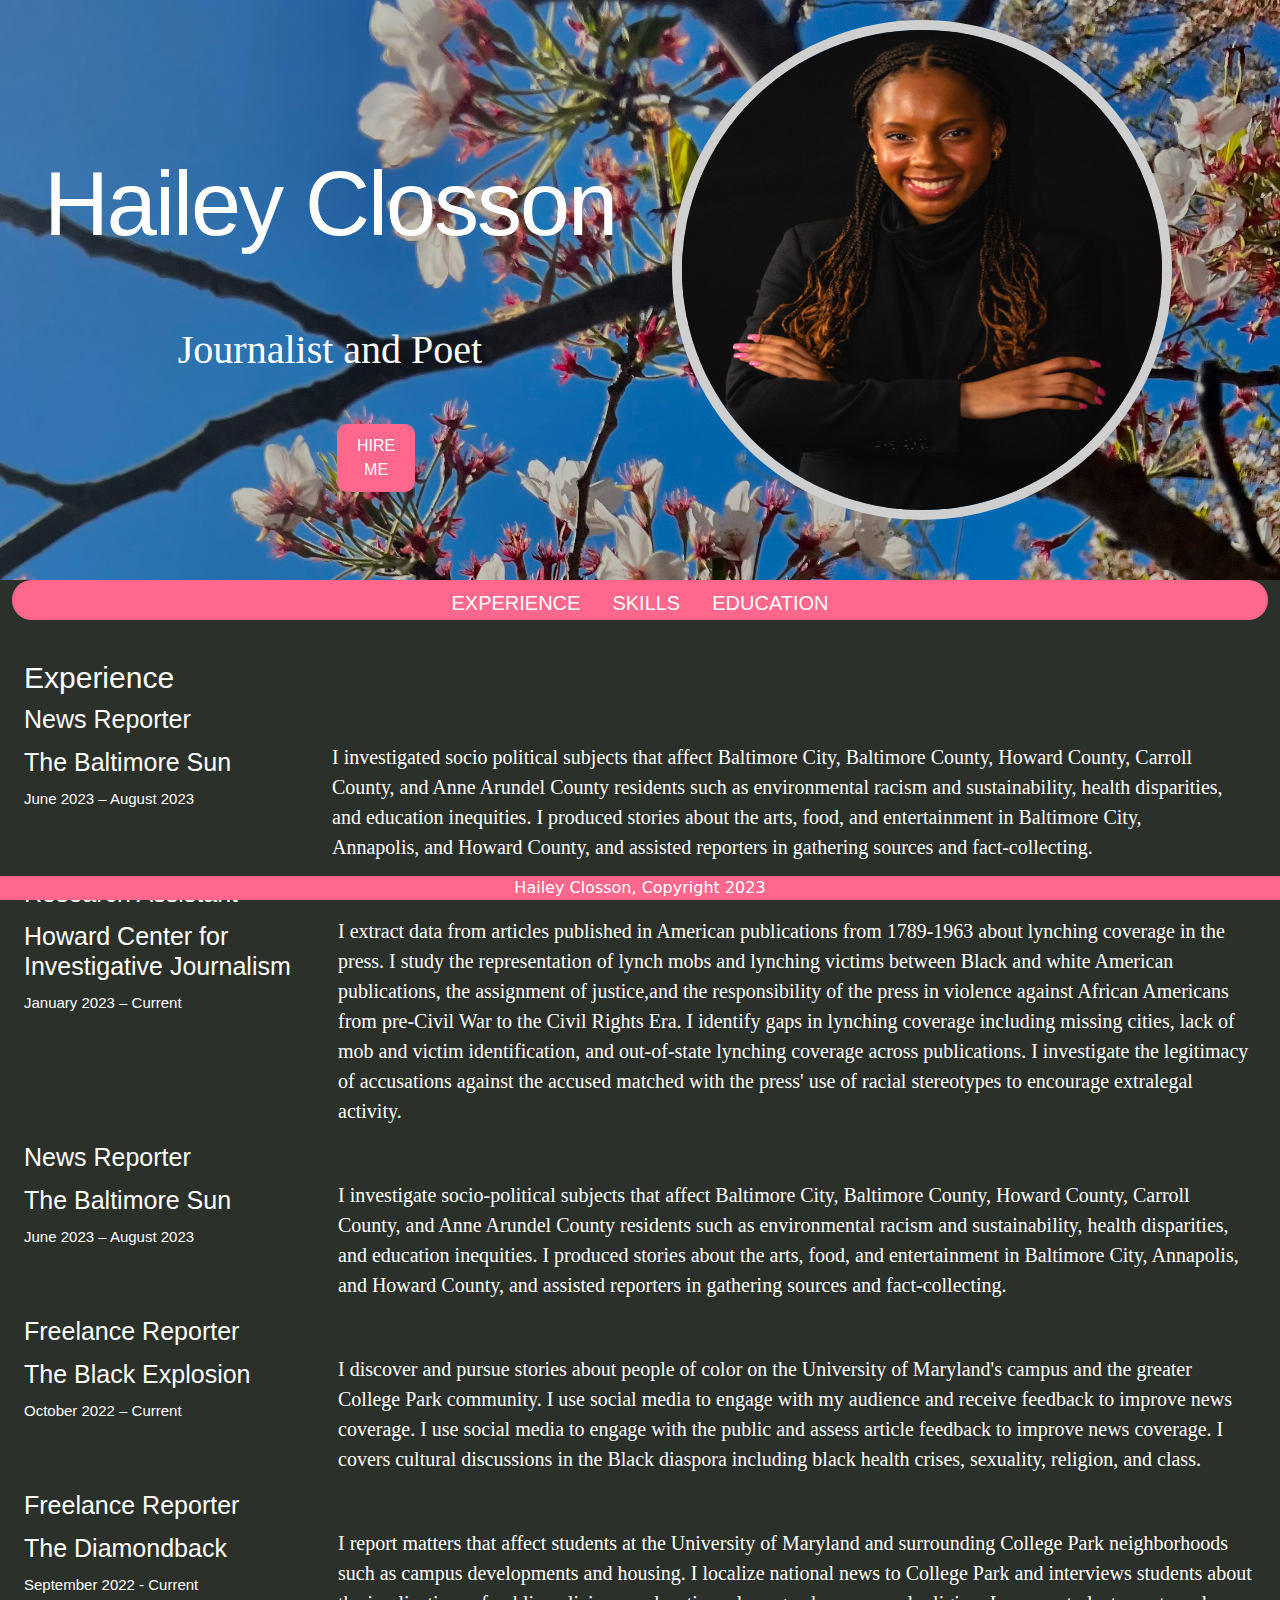
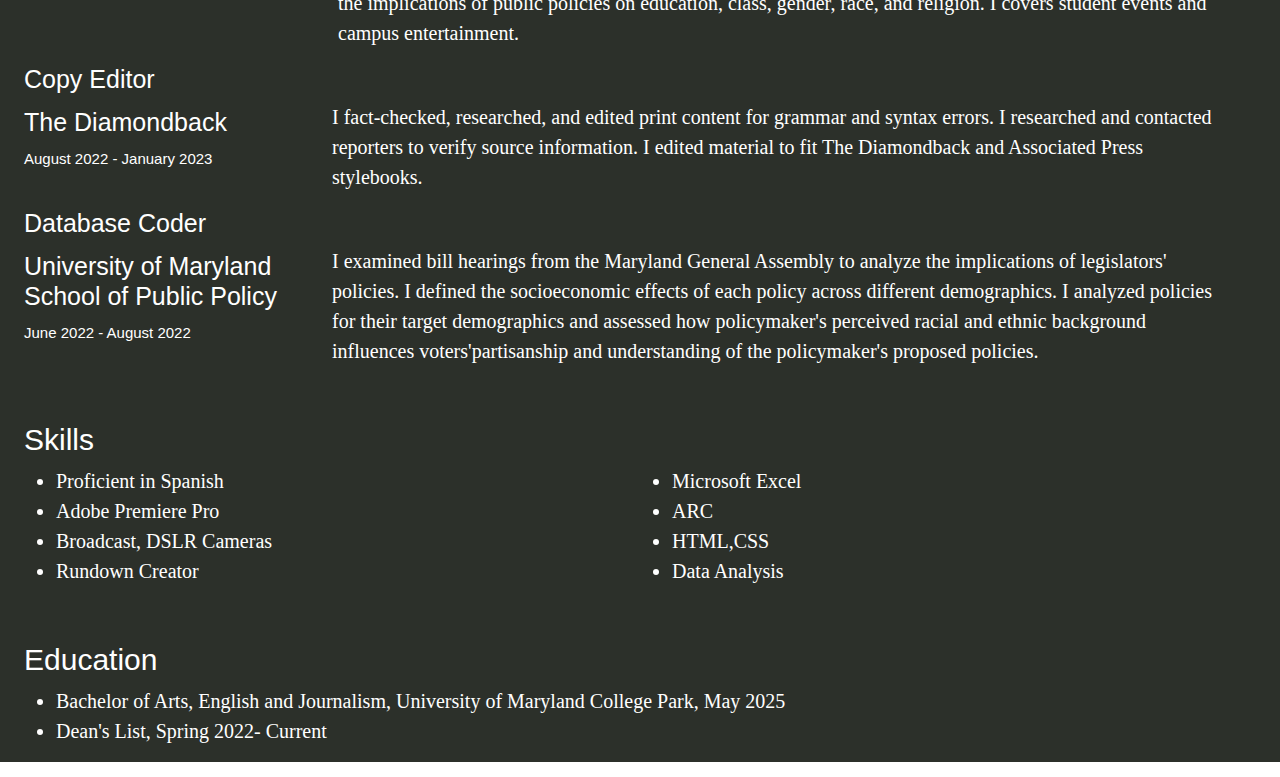
<file: online-portfolio/index.html>
<!DOCTYPE html>
<html lang="en">
<head>
	<title>Bootstrap Template</title><!-- Bootstrap CSS and JavaScript -->
	<link href="https://cdn.jsdelivr.net/npm/bootstrap@5.0.1/dist/css/bootstrap.min.css" rel="stylesheet">
	<script src="https://cdn.jsdelivr.net/npm/bootstrap@5.0.1/dist/js/bootstrap.bundle.min.js">
	</script>
	<link href="https://cdn.jsdelivr.net/npm/bootstrap-icons@1.5.0/font/bootstrap-icons.css" rel="stylesheet">
	<link href="style.css" rel="stylesheet">
</head>
    
<body>
	<div class="container-fluid" id="topper">
		<div class="row">
			<div class="col-sm-6">
				<h1>Hailey Closson</h1>
				<h2>Journalist and Poet</h2><button id="button"><a href="https://www.linkedin.com/in/hailey-closson-b4149a250">Hire Me</a></button>
			</div>
			<div class="col-sm-6"><img alt="Hailey Closson Headshot" id="headshot" src="headshot%202022.jpg"></div>
		</div>
	</div>
	<div class="container-fluid" id="body">
        
		<div class="row section-header" id="nav">
			<div class="col">
				<!-- Horizontal Nav Start -->
				<ul class="nav">
					<li class="nav-item">
						<a class="nav-link" href="#experience">EXPERIENCE</a>
					</li>
					<li class="nav-item">
						<a class="nav-link" href="#skills">SKILLS</a>
					</li>
					<li class="nav-item">
						<a class="nav-link" href="#education">EDUCATION</a>
					</li>
				</ul><!--Horizontal Nav End -->
			</div>
		</div>
        
		<div class="container-fluid">
			<div class="row section-header" id="experience">
				<div class="row">
					<div class="col">
						<h3>Experience</h3>
						<h4>News Reporter</h4>
					</div>
				</div>
				<div class="row">
					<div class="col-sm-3">
						<h5>The Baltimore Sun</h5>
						<h6>June 2023 – August 2023</h6>
					</div>
					<div class="col-sm-9">
						<p>I investigated socio political subjects that affect Baltimore City, Baltimore County, Howard County, Carroll County, and Anne Arundel County residents such as environmental racism and sustainability, health disparities, and education inequities. I produced stories about the arts, food, and entertainment in Baltimore City, Annapolis, and Howard County, and assisted reporters in gathering sources and fact-collecting.</p>
					</div>
				</div>
			</div>
		</div>
		<div class="container-fluid">
			<div class="row">
				<div class="col">
					<h4>Research Assistant</h4>
				</div>
			</div>
			<div class="row">
				<div class="col-sm-3">
					<h5>Howard Center for Investigative Journalism</h5>
					<h6>January 2023 – Current</h6>
				</div>
				<div class="col-sm-9">
					<p>I extract data from articles published in American publications from 1789-1963 about lynching coverage in the press. I study the representation of lynch mobs and lynching victims between Black and white American publications, the assignment of justice,and the responsibility of the press in violence against African Americans from pre-Civil War to the Civil Rights Era. I identify gaps in lynching coverage including missing cities, lack of mob and victim identification, and out-of-state lynching coverage across publications. I investigate the legitimacy of accusations against the accused matched with the press' use of racial stereotypes to encourage extralegal activity.</p>
				</div>
			</div>
		</div>
		<div class="container-fluid">
			<div class="row">
				<div class="col">
					<h4>News Reporter</h4>
				</div>
			</div>
			<div class="row">
				<div class="col-sm-3">
					<h5>The Baltimore Sun</h5>
					<h6>June 2023 – August 2023</h6>
				</div>
				<div class="col-sm-9">
					<p>I investigate socio-political subjects that affect Baltimore City, Baltimore County, Howard County, Carroll County, and Anne Arundel County residents such as environmental racism and sustainability, health disparities, and education inequities. I produced stories about the arts, food, and entertainment in Baltimore City, Annapolis, and Howard County, and assisted reporters in gathering sources and fact-collecting.</p>
				</div>
			</div>
		</div>
		<div class="container-fluid">
			<div class="row">
				<div class="col">
					<h4>Freelance Reporter</h4>
				</div>
			</div>
			<div class="row">
				<div class="col-sm-3">
					<h5>The Black Explosion</h5>
					<h6>October 2022 – Current</h6>
				</div>
				<div class="col-sm-9">
					<p>I discover and pursue stories about people of color on the University of Maryland's campus and the greater College Park community. I use social media to engage with my audience and receive feedback to improve news coverage. I use social media to engage with the public and assess article feedback to improve news coverage. I covers cultural discussions in the Black diaspora including black health crises, sexuality, religion, and class.</p>
				</div>
			</div>
		</div>
		<div class="container-fluid">
			<div class="row">
				<div class="col">
					<h4>Freelance Reporter</h4>
				</div>
			</div>
			<div class="row">
				<div class="col-sm-3">
					<h5>The Diamondback</h5>
					<h6>September 2022 - Current</h6>
				</div>
				<div class="col-sm-9">
					<p>I report matters that affect students at the University of Maryland and surrounding College Park neighborhoods such as campus developments and housing. I localize national news to College Park and interviews students about the implications of public policies on education, class, gender, race, and religion. I covers student events and campus entertainment.</p>
				</div>
			</div>
		</div>
		<div class="container-fluid">
			<div class="row">
				<div class="col">
					<h4>Copy Editor</h4>
				</div>
				<div class="row">
					<div class="col-sm-3">
						<h5>The Diamondback</h5>
						<h6>August 2022 - January 2023</h6>
					</div>
					<div class="col-sm-9">
						<p>I fact-checked, researched, and edited print content for grammar and syntax errors. I researched and contacted reporters to verify source information. I edited material to fit The Diamondback and Associated Press stylebooks.</p>
					</div>
				</div>
			</div>
		</div>
		<div class="container-fluid">
			<div class="row">
				<div class="col">
					<h4>Database Coder</h4>
				</div>
				<div class="row">
					<div class="col-sm-3">
						<h5>University of Maryland School of Public Policy</h5>
						<h6>June 2022 - August 2022</h6>
					</div>
					<div class="col-sm-9">
						<p>I examined bill hearings from the Maryland General Assembly to analyze the implications of legislators' policies. I defined the socioeconomic effects of each policy across different demographics. I analyzed policies for their target demographics and assessed how policymaker's perceived racial and ethnic background influences voters'partisanship and understanding of the policymaker's proposed policies.</p>
					</div>
				</div>
			</div>
		</div>
        
		<div class="container-fluid">
			<div class="row section-header" id="skills">
				<div class="col">
					<h3>Skills</h3>
				</div>
				<div class="row">
					<div class="col-sm-6">
						<ul>
							<li>Proficient in Spanish</li>
							<li>Adobe Premiere Pro</li>
							<li>Broadcast, DSLR Cameras</li>
							<li>Rundown Creator</li>
						</ul>
					</div>
					<div class="col-sm-6">
						<ul>
							<li>Microsoft Excel</li>
							<li>ARC</li>
							<li>HTML,CSS</li>
							<li>Data Analysis</li>
						</ul>
					</div>
				</div>
			</div>
		</div>
        
		<div class="container-fluid">
			<div class="row section-header" id="education">
				<div class="col">
					<h3>Education</h3>
				</div>
				<div class="row">
					<div class="col">
						<ul>
							<li>Bachelor of Arts, English and Journalism, University of Maryland College Park, May 2025</li>
							<li>Dean's List, Spring 2022- Current</li>
						</ul>
					</div>
				</div>
			</div>
		</div>
		<div class="container-fluid" id="footer">
			<div class="row">
				<div class="col">
					Hailey Closson, Copyright 2023
				</div>
			</div>
		</div>
	</div>
</body>
    
</html>
</file>
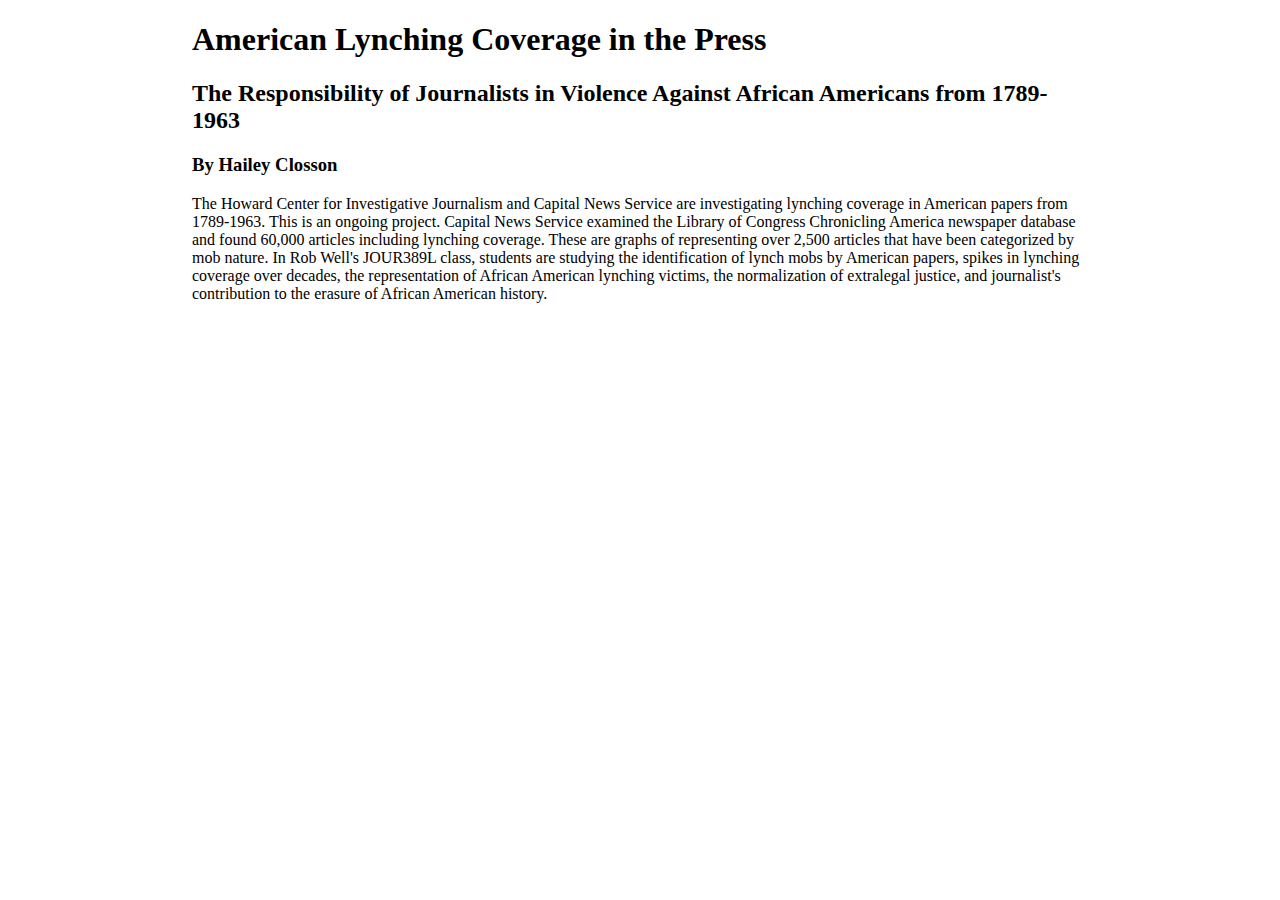
<file: data-viz-project/index-1-1.html>
<!DOCTYPE html>

<html lang="en">
    
<head>
<meta charset="utf-8">
<meta name="viewport" content="width=device-width, initial-scale=1, shrink-to-fit=no">
    <title>Hailey Closson Data Viz Project</title>
    
<style type="text/css">

    body {
        width:70%;
        margin:auto;
        font-family: Georgia, serif;
    }
    
</style>
</head>
    
<body>
    <h1>American Lynching Coverage in the Press</h1>
    <h2>The Responsibility of Journalists in Violence Against African Americans from 1789-1963</h2>
    <h3>By Hailey Closson</h3>
    <p> The Howard Center for Investigative Journalism and Capital News Service are investigating lynching coverage in American papers from 1789-1963. This is an ongoing project. Capital News Service examined the Library of Congress Chronicling America newspaper database and found 60,000 articles including lynching coverage. These are graphs of representing over 2,500 articles that have been categorized by mob nature. In Rob Well's JOUR389L class, students are studying the identification of lynch mobs by American papers, spikes in lynching coverage over decades, the representation of African American lynching victims, the normalization of extralegal justice, and journalist's contribution to the erasure of African American history. </p>
    
    <div class="flourish-embed flourish-chart" data-src="visualisation/15899923"><script src="https://public.flourish.studio/resources/embed.js"></script></div>
    <div class="flourish-embed flourish-chart" data-src="visualisation/15900508"><script src="https://public.flourish.studio/resources/embed.js"></script></div>
<!--Chart embeds go here-->
    
    

</body>
</file>
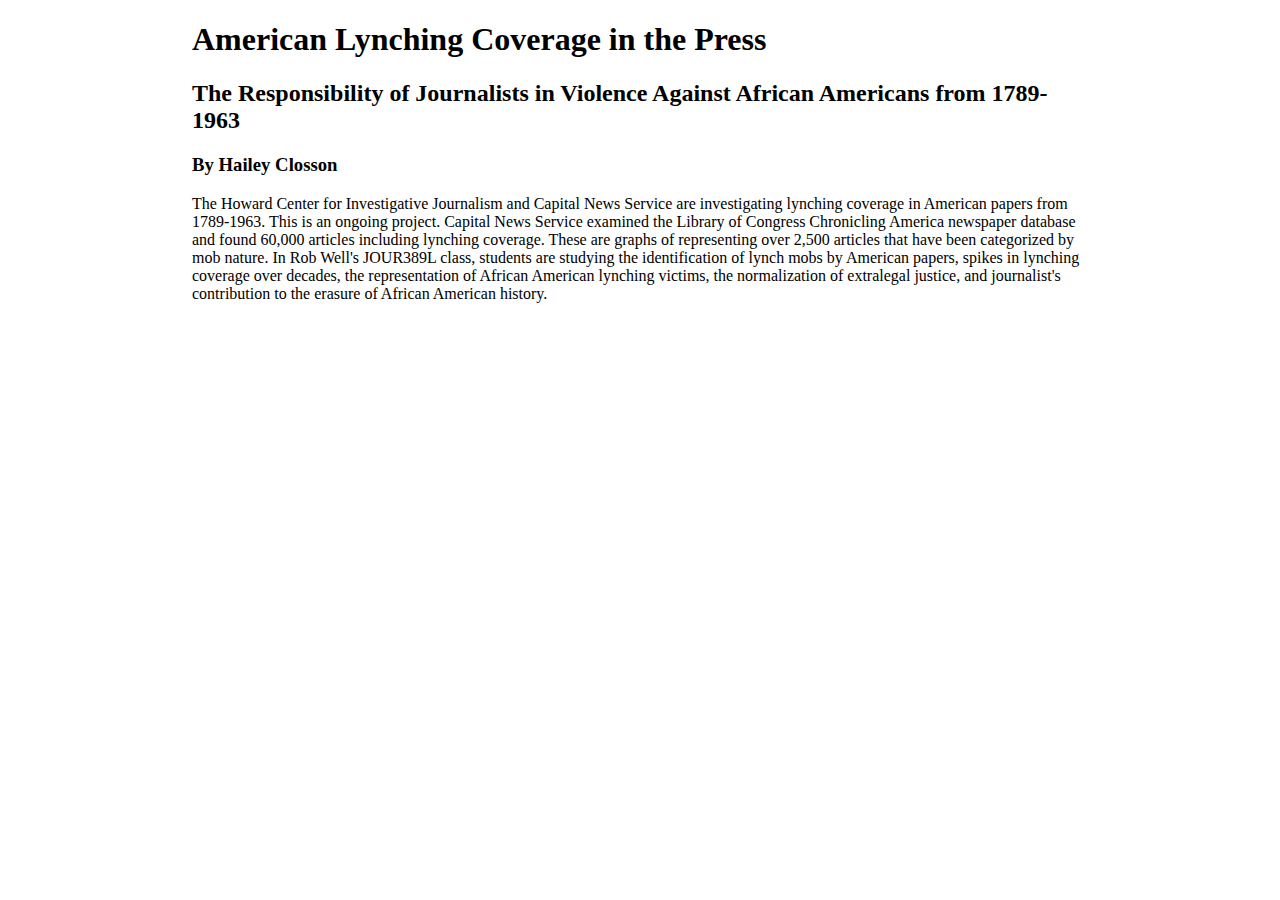
<file: data-viz-project/index.html.html>
<!DOCTYPE html>

<html lang="en">
    
<head>
<meta charset="utf-8">
<meta name="viewport" content="width=device-width, initial-scale=1, shrink-to-fit=no">
    <title>Hailey Closson Data Viz Project</title>
    
<style type="text/css">

    body {
        width:70%;
        margin:auto;
        font-family: Georgia, serif;
    }
    
</style>
</head>
    
<body>
    <h1>American Lynching Coverage in the Press</h1>
    <h2>The Responsibility of Journalists in Violence Against African Americans from 1789-1963</h2>
    <h3>By Hailey Closson</h3>
    <p> The Howard Center for Investigative Journalism and Capital News Service are investigating lynching coverage in American papers from 1789-1963. This is an ongoing project. Capital News Service examined the Library of Congress Chronicling America newspaper database and found 60,000 articles including lynching coverage. These are graphs of representing over 2,500 articles that have been categorized by mob nature. In Rob Well's JOUR389L class, students are studying the identification of lynch mobs by American papers, spikes in lynching coverage over decades, the representation of African American lynching victims, the normalization of extralegal justice, and journalist's contribution to the erasure of African American history. </p>
    
    <div class="flourish-embed flourish-chart" data-src="visualisation/15899923"><script src="https://public.flourish.studio/resources/embed.js"></script></div>
    <div class="flourish-embed flourish-chart" data-src="visualisation/15900508"><script src="https://public.flourish.studio/resources/embed.js"></script></div>
<!--Chart embeds go here-->
    

</body>
</file>
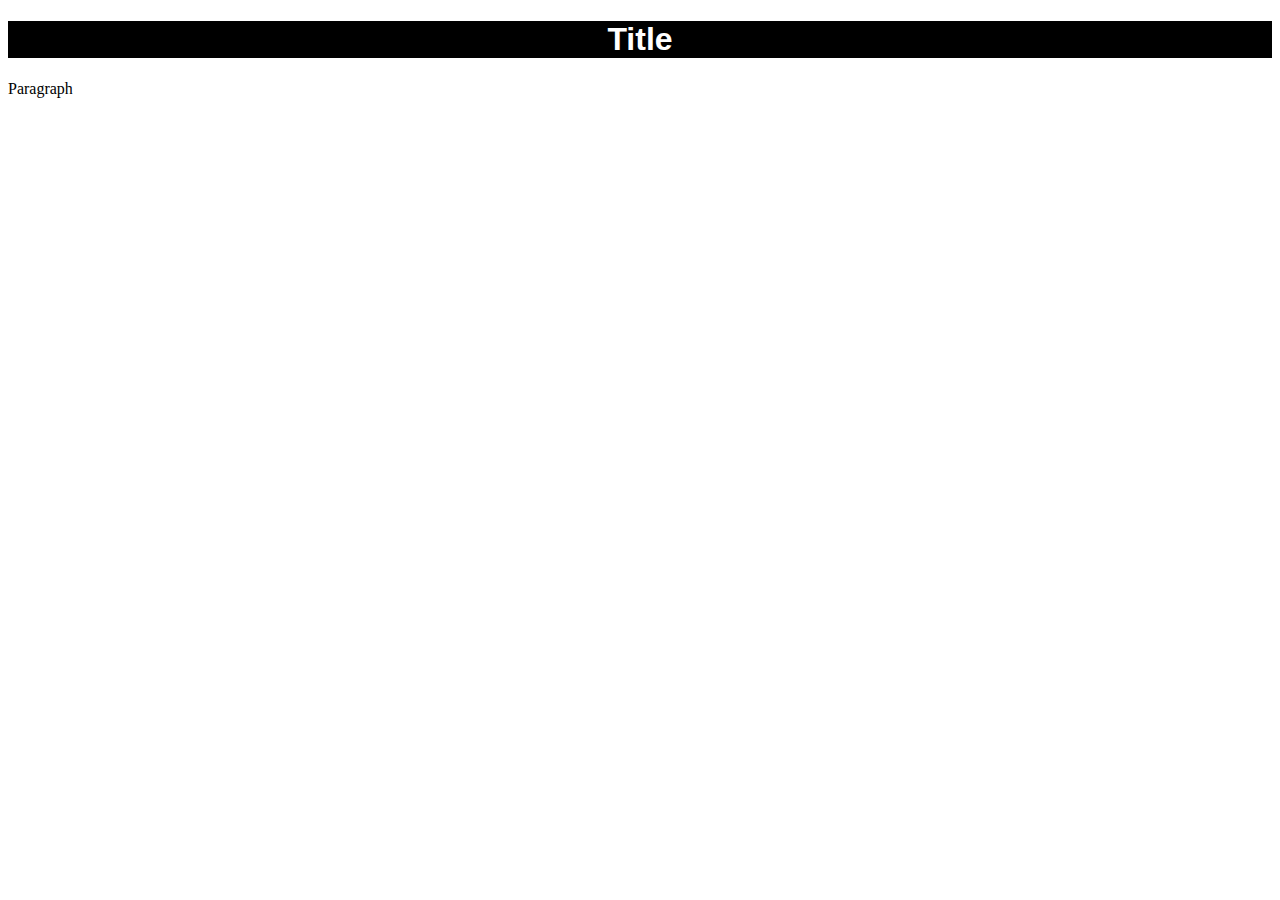
<file: styling-assignment/styled-text.html>
<!DOCTYPE html>
<html lang="en">
<head>
    <title>Stytled Text</title>
    <link href="style.css" rel="stylesheet">
</head>
    
<body>
    
    <h1>
        Title
    </h1>
        
    
    <p>Paragraph</p>
    
</body>
    
</html>
</file>
<file: button assignment/style.css>
.red-button {
    
    background-color:red;
    font-size:30px;
    Color: white;
    Width: 200px;
    Border:none; 
    
}
</file>
<file: contactbuttonassignment/style.css>
/*
MY COLOR PALETTE
Color 1 - #EAD2AC
Color 2 - ##0F7173
Color 3 - ##C58882
Color 4 - ###DF3B57
Color 5 - ##1D201F
*/

body {
    background-color:#EAD2AC;  
    text-align: center;
    
}

button {
    
    background-color:#C58882;
    font-family: 'Playfair Display', serif;
    color:#0F7173;
    width: 300px;
    padding-top: 10px;
    margin-top: 50px;
    border:none;
        
}

button:hover {
    
    background-color:#DF3B57;
    font-family: 'Playfair Display', serif;
}

h1 {
    
    font-family: 'Playfair Display', serif;
    font-size: 60px    
}

h2 { 
    font-family: 'Playfair Display', serif;
    font-size: 40px; 
}
</file>
<file: final-project/style.css>
@media {

.content {
	width: 65%;
	margin: auto;
}
img {
	width: 100%
}
i {
	font-size: 15px;
}
.byline {
	font-size: 13px;
}
p {
	font-family: 'Kalnia', serif;
	color: white;
	font-size: 20px;
}
p:first-child:first-letter {
	font-size: 100px;
	color: white;
	padding-right: 0.10px;
}
.pullquote {
	text-align: center;
    font-family: 'Noto Serif', serif;
    border-top: 2px solid white;
}

.quote {
    font-size: 27px;

}
quotenames {
	text-align: center;
}
h1 {
	font-family: 'Noto Serif', serif;
	color: white;
	text-align: center;
	font-size: 60px;
	margin-top: 100px;
	margin-bottom: 100px;
}
h2 {
	font-family: 'Noto Serif', serif;
	color: white;
	padding-top: 20px;
}
body {
	background-color: #141414;
	padding-top: 30px;
}

} 


@media (min-width: 992px) {
   
    .content {
	width: 65%;
	margin: auto;
}
img {
	width: 100%
}
i {
	font-size: 15px;
}
.byline {
	font-size: 13px;
}
p {
	font-family: 'Kalnia', serif;
	color: white;
	font-size: 20px;
}
p:first-child:first-letter {
	font-size: 100px;
	color: white;
	padding-right: 0.10px;
}
.pullquote {
	text-align: center;
    font-family: 'Noto Serif', serif;
    border-top: 2px solid white;
}

.quote {
    font-size: 35px;

}
quotenames {
	text-align: center;
}
h1 {
	font-family: 'Noto Serif', serif;
	color: white;
	text-align: center;
	font-size: 60px;
	margin-top: 100px;
	margin-bottom: 100px;
}
h2 {
	font-family: 'Noto Serif', serif;
	color: white;
	padding-top: 20px;
}
body {
	background-color: #141414;
	padding-top: 30px;
}
    
}
</file>
<file: mockup-assignment/style.css>
body {   
    margin: 0px 0px 40px 0px;
}

#topper {
    height:380px;
    background-color:#966144;
        
}

img {
   width:325px;
   border-radius:500px;
   float:left;
   margin:0px 0px 0px 200px;
   border: 10px solid #343C24;
   padding: 10px 20px 10px 20px;    
}

h1 {
    margin: 0px 200px 0px 0px;
    font-family:'Montserrat', sans-serif;
    letter-spacing: 5px;
    text-align:center;
    padding-top: 100px;
    font-size: 70px;
    color: white;
    
}

h2 { 
     margin: 0px 200px 0px 0px;
     text-align:center;
     color: white;
     font-family:'Montserrat', sans-serif;
     padding-top: 40px;

}

h3 {
    margin:0px 200px 0px 200px;
    
    
    
    
}

p {
    margin:0px 200px 0px 200px;
    font-size: 20px;
    padding-top: 20px;
    
    
}


button {
    background-color: #343C24;
    
    
    
}


button:hover{
    background-color: #966144;
    
    
}

#button-container {
    text-align: center;
    
    
}
</file>
<file: online-portfolio/style.css>
@media {
	/*Phone styles here*/
	/*This media query targets any screen smaller than 576px wide (see below)*/
	#headshot {
		width: 170px;
		height: 170px;
		margin: 7px 70px 250px 163px;
		border-radius: 200px;
		border: 7px solid #CFCFCF;
	}
	#button {
		background-color: #FF678C;
		border: 0px;
		border-radius: 10px;
		padding: 10px 20px 10px 20px;
		text-transform: uppercase;
		display: block;
		margin: 30px 70px 0px 195px;
        font-family: 'Bebas Neue', sans-serif;
        
	}
	#button a {
		color: white;
		text-decoration: none;
	}
    
    #button:hover {
    
    background-color:#629D56;
    }
    
	#body {
		margin: 0px 0px 15px 0px;
		background-color: #2C302A;
	}
	
	content {
		text-align: center;
	}
    
	.nav a {
		font-family: 'Bebas Neue', sans-serif;
		color: white;
        font-size: 20px;
	}
	.nav a:hover {
		text-decoration: underline;
		color: white;
	}
	.nav-item:hover {
		background-color:#629D56 ;
	}
	.nav {
		background-color: #FF678C;
		height: 40px;
		width: 100%;
		justify-content: center;
		padding;
		50px 20px 50px 20px;
		border-radius: 50px;
		font-family: 'Oswald', sans-serif;
	}
	h1 {
		font-family: 'Bebas Neue', sans-serif;
		color: white;
		font-size: 65px;
		text-align: center;
		padding-top: 130px;
        padding-left: 20px;
        letter-spacing: -2px;
	}
	h2 {
		font-family:'Source Serif 4', serif;
		color: white;
		font-size: 45px;
		text-align: center;
		padding-top: 40px;
        padding-left: 20px;
	}
	h3 {
		font-family:'Oswald', sans-serif;
		color: white;
		font-size: 30px;
		padding-top: 40px;
	}
	h4 {
		font-family: 'Bebas Neue', sans-serif;
		color: white;
		font-size: 30px;
	}
	h5 {
		font-family: 'Bebas Neue', sans-serif;
		color: white;
		font-size: 25px;
		padding-top: 5px;
	}
	h6 {
		font-family: 'Bebas Neue', sans-serif;
		color: white;
		font-size: 15px;
		padding-top: 5px;
	}
	h7 {
        font-family: 'Bebas Neue', sans-serif;
        font-size: 15px;   
        
    }
	#Skills {
		font-size: 18px;
		padding-top: 20px;
		text-align: center;
        color: white;
        font-family: 'Bebas Neue', sans-serif;
	}
    
    li {
        color: white;
        font-family:'Source Serif 4', serif; 
        font-size: 20px;
    }
    
	#Education {
		font-size: 18px;
		padding-bottom: 50px;
		font-family: fantasy;
		text-align: center;
        color: white;
	}
    

#topper {
	height: 580px;
	background-color: #966144;
	background-image: url(background2.jpg);
	background-size: cover;
}
p {
	font-size: 15px;
	font-family:'Source Serif 4', serif;
    color: white;
}
#footer {
	background-color: #FF678C;
	color: white;
	text-align: center;
	position: fixed;
	bottom: 0px;
	left: 0px;
}

}



@media (min-width: 992px) {
	/*Desktop-only styles here*/
	/*This media query targets any screen that is at least 992px wide*/
	/*Default Media Goes here, code that does not change*/

	#headshot {
		width: 500px;
		height: 500px;
		margin: 20px 20px 20px 20px;
		border-radius: 500px;
		border: 10px solid #CFCFCF;
	}
	#button {
		background-color: #FF678C;
		border: 0px;
		border-radius: 10px;
		padding: 10px 20px 10px 20px;
		text-transform: uppercase;
		margin: 10px;
		display: block;
		margin: 50px 325px;
        font-family: 'Bebas Neue', sans-serif;
	}
	#button a {
		color: white;
		text-decoration: none;
	}
    
   #button:hover {
    
    background-color:#629D56;
    }
    
	#body {
		margin: 0px 0px 15px 0px;
		background-color: #2C302A;
	}
	
	content {
		text-align: center;
	}
	#Experience {}
    
	.nav a {
		font-family: 'Bebas Neue', sans-serif;
		color: white;
        font-size: 20px;
	}
	.nav a:hover {
		text-decoration: underline;
		color: white;
	}
	.nav-item:hover {
		background-color:#629D56 ;
	}
	.nav {
		background-color: #FF678C;
		height: 40px;
		width: 100%;
		justify-content: center;
		padding;
		50px 20px 50px 20px;
		border-radius: 50px;
		font-family: 'Oswald', sans-serif;
	}
	h1 {
		font-family: 'Bebas Neue', sans-serif;
		color: white;
		font-size: 90px;
		text-align: center;
		padding-top: 150px;
        letter-spacing: -2px;
	}
	h2 {
		font-family:'Source Serif 4', serif;
		color: white;
		font-size: 40px;
		text-align: center;
		padding-top: 60px;
	}
	h3 {
		font-family:'Oswald', sans-serif;
		color: white;
		font-size: 30px;
		padding-top: 40px;
	}
	h4 {
		font-family: 'Bebas Neue', sans-serif;
		color: white;
		font-size: 25px;
	}
	h5 {
		font-family: 'Bebas Neue', sans-serif;
		color: white;
		font-size: 25px;
		padding-top: 5px;
	}
	h6 {
		font-family:'Bebas Neue', sans-serif;
		color: white;
		font-size: 15px;
		padding-top: 5px;
	}
	h7 {
        font-family: 'Bebas Neue', sans-serif;
        font-size: 15px;
             
    }
	#Skills {
		font-size: 18px;
		padding-top: 20px;
		text-align: center;
        color: white;
        font-family: 'Bebas Neue', sans-serif;
	}
    
    li {
        color: white;
        font-family: 'Source Serif 4', serif;
        font-size: 20px;
        
    }
    
    
	#Education {
		font-size: 18px;
		padding-bottom: 50px;
		font-family: 'Bebas Neue', sans-serif;
		text-align: center;
        color: white;
	}
	#topper {
		height: 580px;
		background-color: #966144;
		background-image: url(background2.jpg);
        
		background-size: cover;
	}
	p {
		font-size: 20px;
		font-family:'Source Serif 4', serif;
        color: white;
	}
    
	#footer {
		background-color: #FF678C;
		color: white;
		text-align: center;
		position: fixed;
		bottom: 0px;
		left: 0px;
	}
}
</file>
<file: styling-assignment/style.css>
h1 { background-color:black;
            font size: 30px;
            font-family: Arial;
            text-align:center;
            color:white;
</file>
